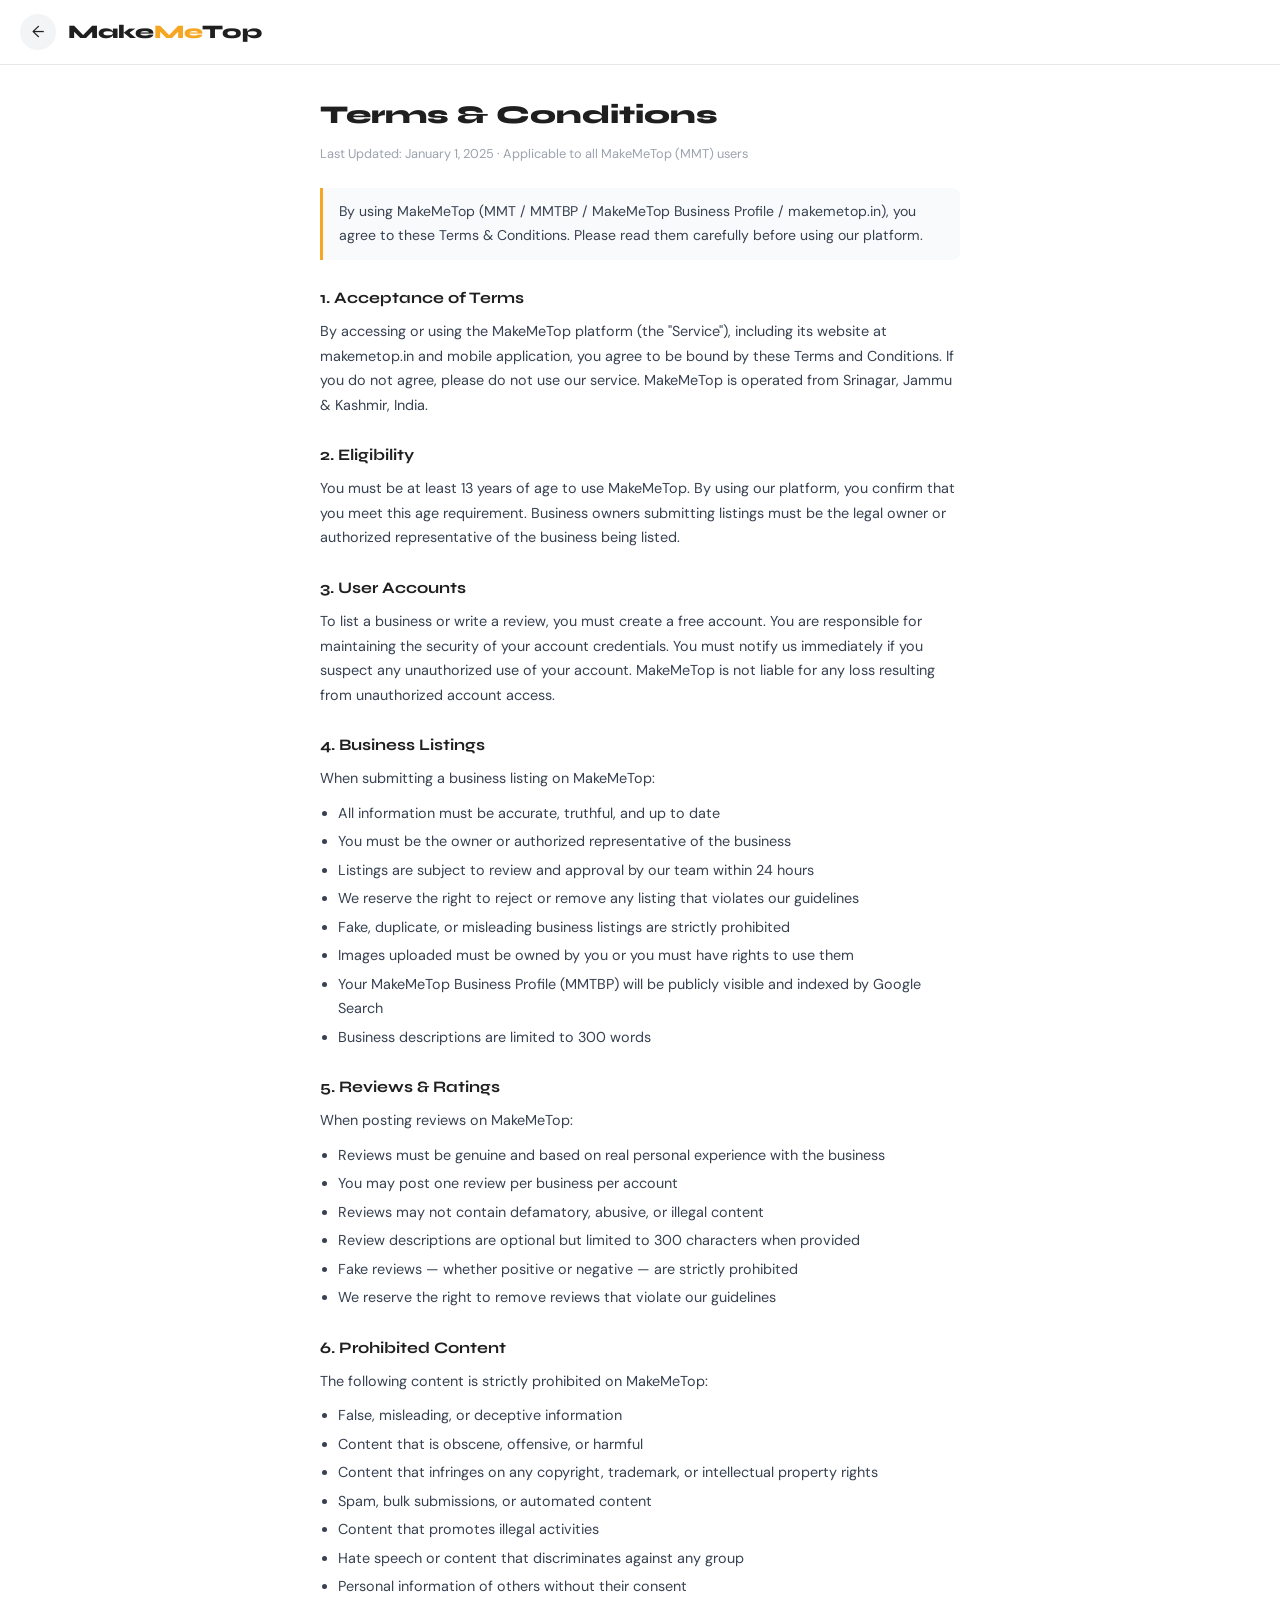
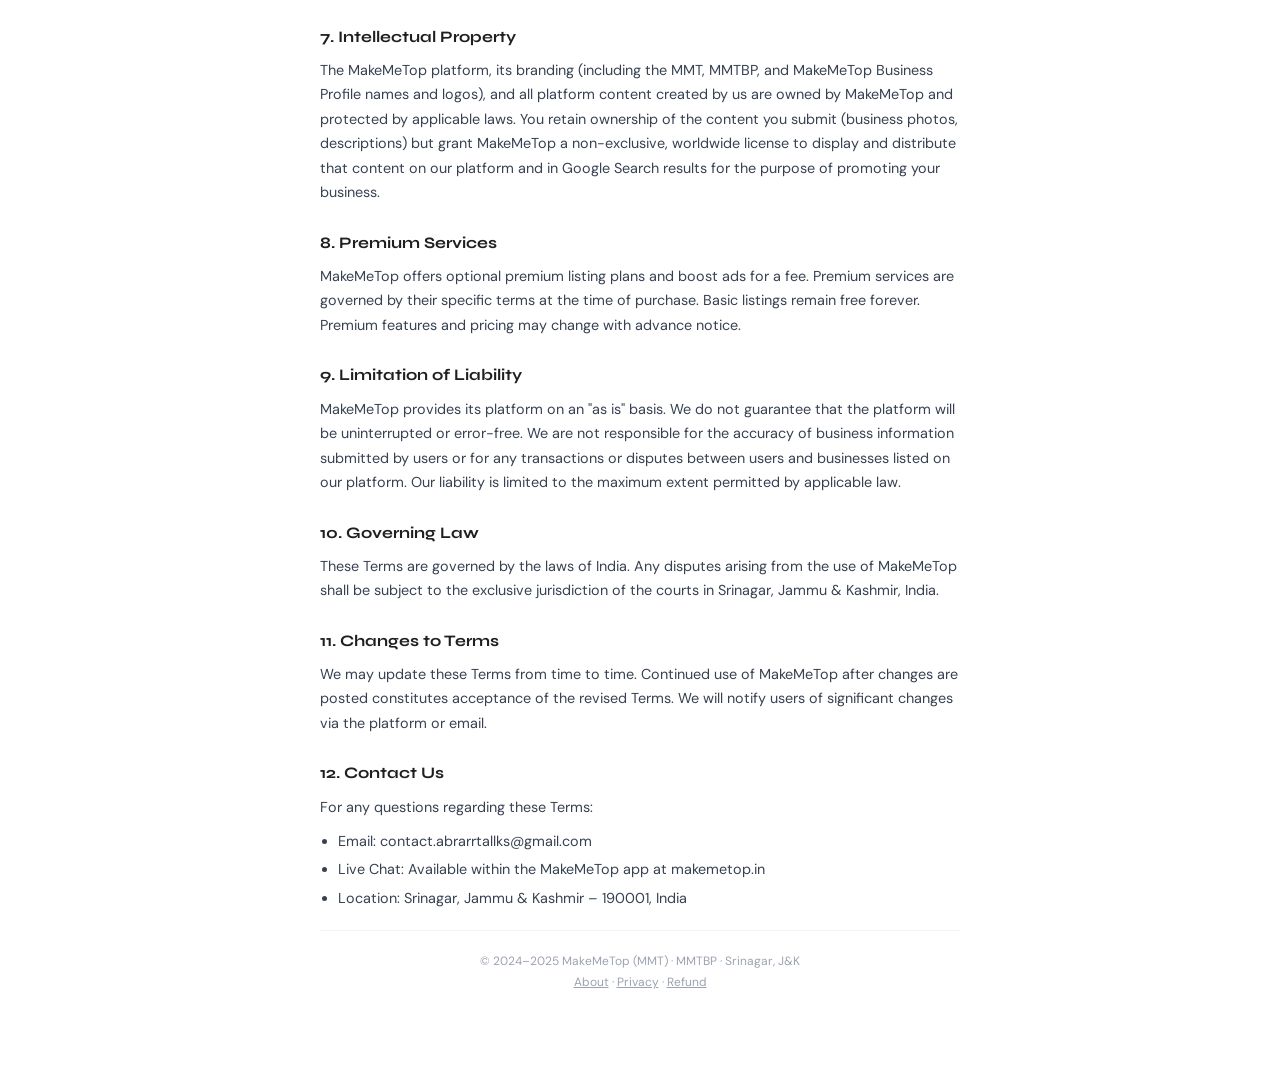
<file: terms.html>
<!DOCTYPE html>
<html lang="en-IN">
<head>
<meta charset="UTF-8"/>
<meta name="viewport" content="width=device-width, initial-scale=1.0"/>
<meta name="theme-color" content="#1F1F1F"/>
<title>Terms &amp; Conditions – MakeMeTop (MMT) | J&K Business Directory</title>
<meta name="description" content="Terms and Conditions of MakeMeTop (MMT), Srinagar's #1 business listing platform in Jammu & Kashmir. Read the rules and guidelines for using MakeMeTop."/>
<meta name="keywords" content="MakeMeTop terms, MMT terms and conditions, MMTBP terms, makemetop.in terms of service, J&K business directory terms"/>
<meta name="robots" content="index, follow"/>
<link rel="canonical" href="https://makemetop.in/terms.html"/>
<meta property="og:title" content="Terms & Conditions – MakeMeTop (MMT)"/>
<meta property="og:url" content="https://makemetop.in/terms.html"/>
<meta property="og:image" content="https://makemetop.in/icon-512.png"/>
<meta name="geo.region" content="IN-JK"/>
<meta name="geo.placename" content="Srinagar, Jammu and Kashmir"/>
<link rel="icon" type="image/png" sizes="192x192" href="icon-192.png"/>
<link rel="shortcut icon" href="icon-192.png"/>
<link rel="manifest" href="manifest.json"/>
<link rel="preconnect" href="https://fonts.googleapis.com"/>
<link rel="preconnect" href="https://fonts.gstatic.com" crossorigin/>
<link href="https://fonts.googleapis.com/css2?family=Syne:wght@400;600;700;800&family=DM+Sans:wght@300;400;500;600&display=swap" rel="stylesheet"/>
<style>
*,*::before,*::after{box-sizing:border-box;margin:0;padding:0}
:root{--primary:#1F1F1F;--accent:#F5A623;--bg:#fff;--gray50:#F9FAFB;--gray100:#F3F4F6;--gray200:#E5E7EB;--gray400:#9CA3AF;--gray500:#6B7280;--gray700:#374151;--font-display:'Syne',sans-serif;--font-body:'DM Sans',sans-serif}
body{font-family:var(--font-body);background:var(--bg);color:var(--primary);min-height:100vh;line-height:1.7}
.header{background:rgba(255,255,255,.97);backdrop-filter:blur(12px);border-bottom:1px solid var(--gray200);padding:14px 20px;display:flex;align-items:center;gap:12px;position:sticky;top:0;z-index:100}
.header a.back{display:flex;align-items:center;justify-content:center;width:36px;height:36px;border-radius:50%;background:var(--gray100);text-decoration:none;color:var(--primary);font-size:1rem}
.logo{font-family:var(--font-display);font-weight:800;font-size:1.2rem;color:var(--primary);text-decoration:none}
.logo span{color:var(--accent)}
.container{max-width:680px;margin:0 auto;padding:28px 20px 60px}
.page-title{font-family:var(--font-display);font-size:1.6rem;font-weight:800;margin-bottom:6px}
.updated{font-size:.8rem;color:var(--gray400);margin-bottom:24px}
h2{font-family:var(--font-display);font-size:1rem;font-weight:700;margin:24px 0 8px;color:var(--primary)}
p{font-size:.9rem;color:var(--gray700);margin-bottom:10px}
ul{padding-left:18px;margin-bottom:10px}
ul li{font-size:.9rem;color:var(--gray700);margin-bottom:4px}
.highlight{background:var(--gray50);border-left:3px solid var(--accent);padding:12px 16px;border-radius:0 8px 8px 0;margin:14px 0;font-size:.88rem;color:var(--gray700)}
.footer{text-align:center;padding:20px;font-size:.75rem;color:var(--gray400);border-top:1px solid var(--gray100);margin-top:20px}
hr{border:none;border-top:1px solid var(--gray100);margin:16px 0}
</style>
</head>
<body>
<header class="header">
  <a href="/" class="back" aria-label="Back">←</a>
  <a href="/" class="logo">Make<span>Me</span>Top</a>
</header>

<div class="container">
  <h1 class="page-title">Terms &amp; Conditions</h1>
  <p class="updated">Last Updated: January 1, 2025 · Applicable to all MakeMeTop (MMT) users</p>

  <div class="highlight">
    By using MakeMeTop (MMT / MMTBP / MakeMeTop Business Profile / makemetop.in), you agree to these Terms &amp; Conditions. Please read them carefully before using our platform.
  </div>

  <h2>1. Acceptance of Terms</h2>
  <p>By accessing or using the MakeMeTop platform (the "Service"), including its website at makemetop.in and mobile application, you agree to be bound by these Terms and Conditions. If you do not agree, please do not use our service. MakeMeTop is operated from Srinagar, Jammu &amp; Kashmir, India.</p>

  <h2>2. Eligibility</h2>
  <p>You must be at least 13 years of age to use MakeMeTop. By using our platform, you confirm that you meet this age requirement. Business owners submitting listings must be the legal owner or authorized representative of the business being listed.</p>

  <h2>3. User Accounts</h2>
  <p>To list a business or write a review, you must create a free account. You are responsible for maintaining the security of your account credentials. You must notify us immediately if you suspect any unauthorized use of your account. MakeMeTop is not liable for any loss resulting from unauthorized account access.</p>

  <h2>4. Business Listings</h2>
  <p>When submitting a business listing on MakeMeTop:</p>
  <ul>
    <li>All information must be accurate, truthful, and up to date</li>
    <li>You must be the owner or authorized representative of the business</li>
    <li>Listings are subject to review and approval by our team within 24 hours</li>
    <li>We reserve the right to reject or remove any listing that violates our guidelines</li>
    <li>Fake, duplicate, or misleading business listings are strictly prohibited</li>
    <li>Images uploaded must be owned by you or you must have rights to use them</li>
    <li>Your MakeMeTop Business Profile (MMTBP) will be publicly visible and indexed by Google Search</li>
    <li>Business descriptions are limited to 300 words</li>
  </ul>

  <h2>5. Reviews &amp; Ratings</h2>
  <p>When posting reviews on MakeMeTop:</p>
  <ul>
    <li>Reviews must be genuine and based on real personal experience with the business</li>
    <li>You may post one review per business per account</li>
    <li>Reviews may not contain defamatory, abusive, or illegal content</li>
    <li>Review descriptions are optional but limited to 300 characters when provided</li>
    <li>Fake reviews — whether positive or negative — are strictly prohibited</li>
    <li>We reserve the right to remove reviews that violate our guidelines</li>
  </ul>

  <h2>6. Prohibited Content</h2>
  <p>The following content is strictly prohibited on MakeMeTop:</p>
  <ul>
    <li>False, misleading, or deceptive information</li>
    <li>Content that is obscene, offensive, or harmful</li>
    <li>Content that infringes on any copyright, trademark, or intellectual property rights</li>
    <li>Spam, bulk submissions, or automated content</li>
    <li>Content that promotes illegal activities</li>
    <li>Hate speech or content that discriminates against any group</li>
    <li>Personal information of others without their consent</li>
  </ul>

  <h2>7. Intellectual Property</h2>
  <p>The MakeMeTop platform, its branding (including the MMT, MMTBP, and MakeMeTop Business Profile names and logos), and all platform content created by us are owned by MakeMeTop and protected by applicable laws. You retain ownership of the content you submit (business photos, descriptions) but grant MakeMeTop a non-exclusive, worldwide license to display and distribute that content on our platform and in Google Search results for the purpose of promoting your business.</p>

  <h2>8. Premium Services</h2>
  <p>MakeMeTop offers optional premium listing plans and boost ads for a fee. Premium services are governed by their specific terms at the time of purchase. Basic listings remain free forever. Premium features and pricing may change with advance notice.</p>

  <h2>9. Limitation of Liability</h2>
  <p>MakeMeTop provides its platform on an "as is" basis. We do not guarantee that the platform will be uninterrupted or error-free. We are not responsible for the accuracy of business information submitted by users or for any transactions or disputes between users and businesses listed on our platform. Our liability is limited to the maximum extent permitted by applicable law.</p>

  <h2>10. Governing Law</h2>
  <p>These Terms are governed by the laws of India. Any disputes arising from the use of MakeMeTop shall be subject to the exclusive jurisdiction of the courts in Srinagar, Jammu &amp; Kashmir, India.</p>

  <h2>11. Changes to Terms</h2>
  <p>We may update these Terms from time to time. Continued use of MakeMeTop after changes are posted constitutes acceptance of the revised Terms. We will notify users of significant changes via the platform or email.</p>

  <h2>12. Contact Us</h2>
  <p>For any questions regarding these Terms:</p>
  <ul>
    <li>Email: contact.abrarrtallks@gmail.com</li>
    <li>Live Chat: Available within the MakeMeTop app at makemetop.in</li>
    <li>Location: Srinagar, Jammu &amp; Kashmir – 190001, India</li>
  </ul>

  <div class="footer">
    © 2024–2025 MakeMeTop (MMT) · MMTBP · Srinagar, J&amp;K<br/>
    <a href="/about.html" style="color:var(--gray400)">About</a> ·
    <a href="/privacy-policy.html" style="color:var(--gray400)">Privacy</a> ·
    <a href="/refund.html" style="color:var(--gray400)">Refund</a>
  </div>
</div>
</body>
</html>
</file>
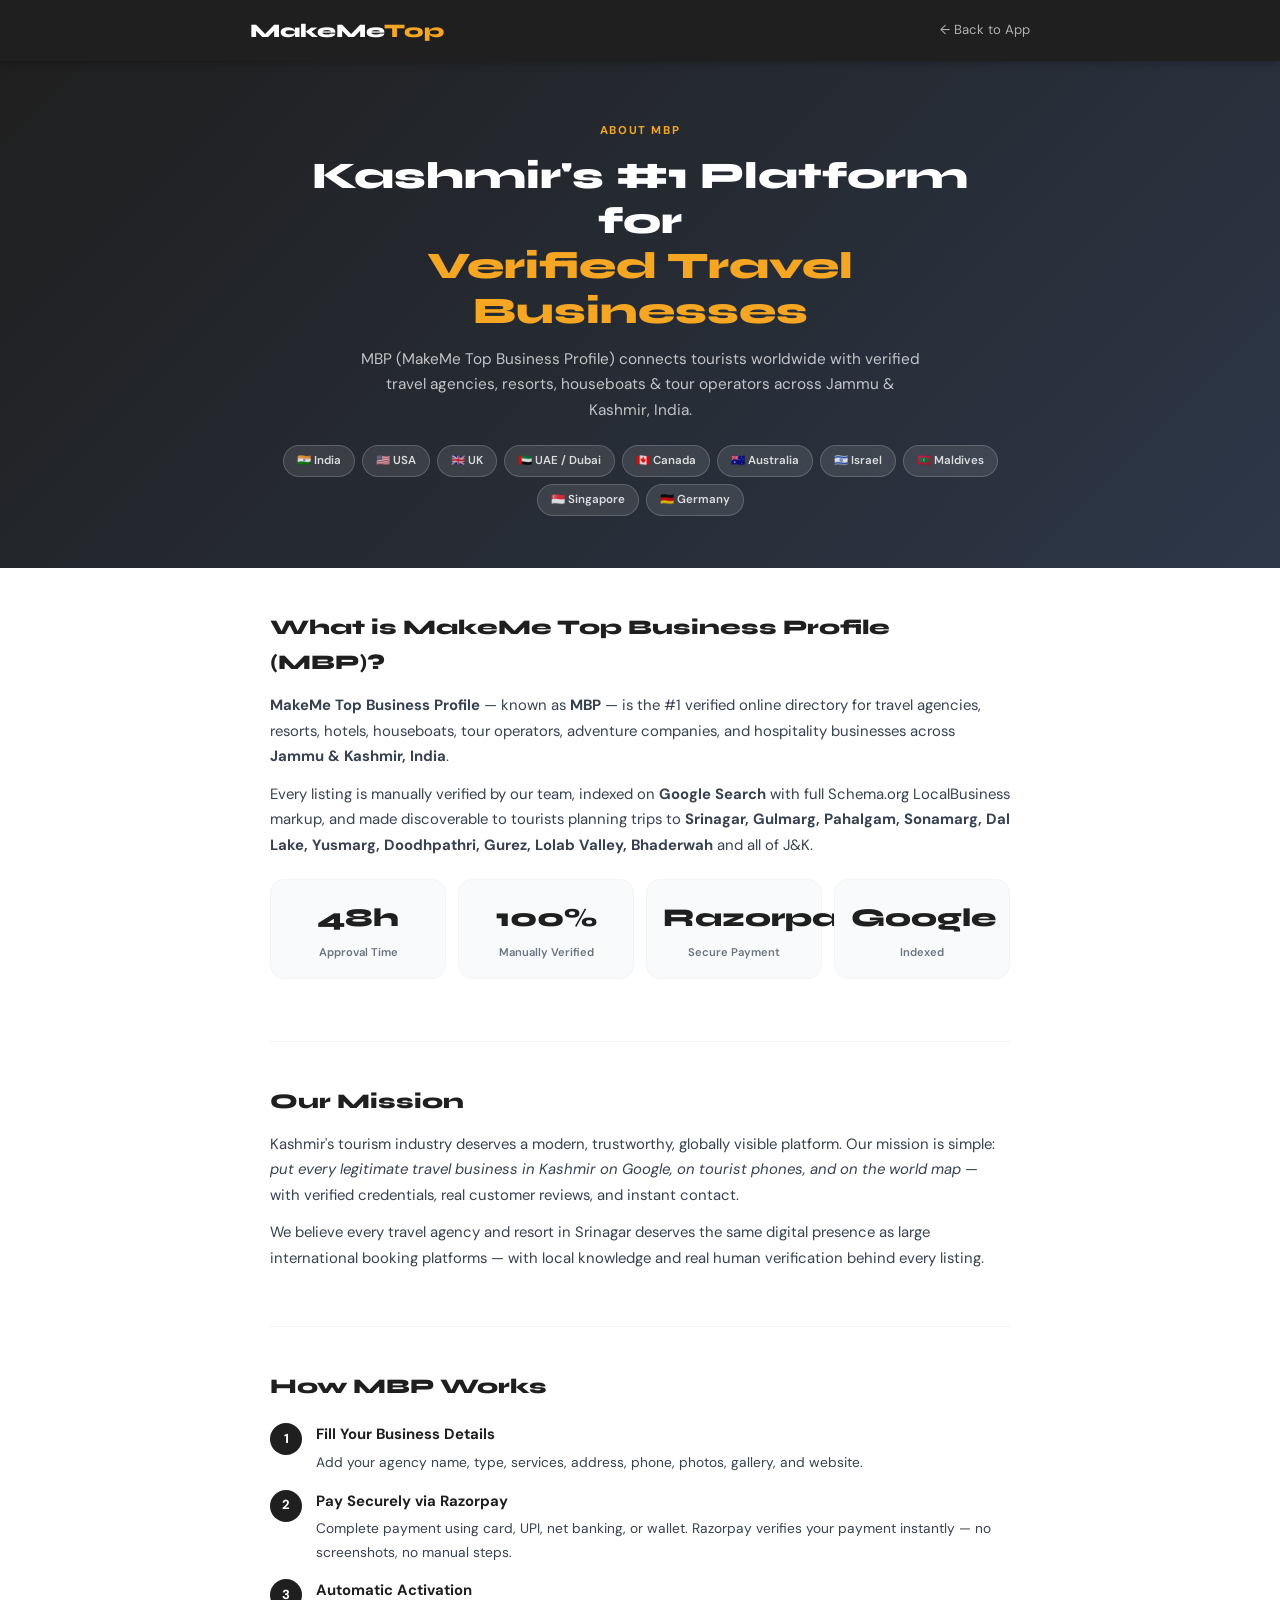
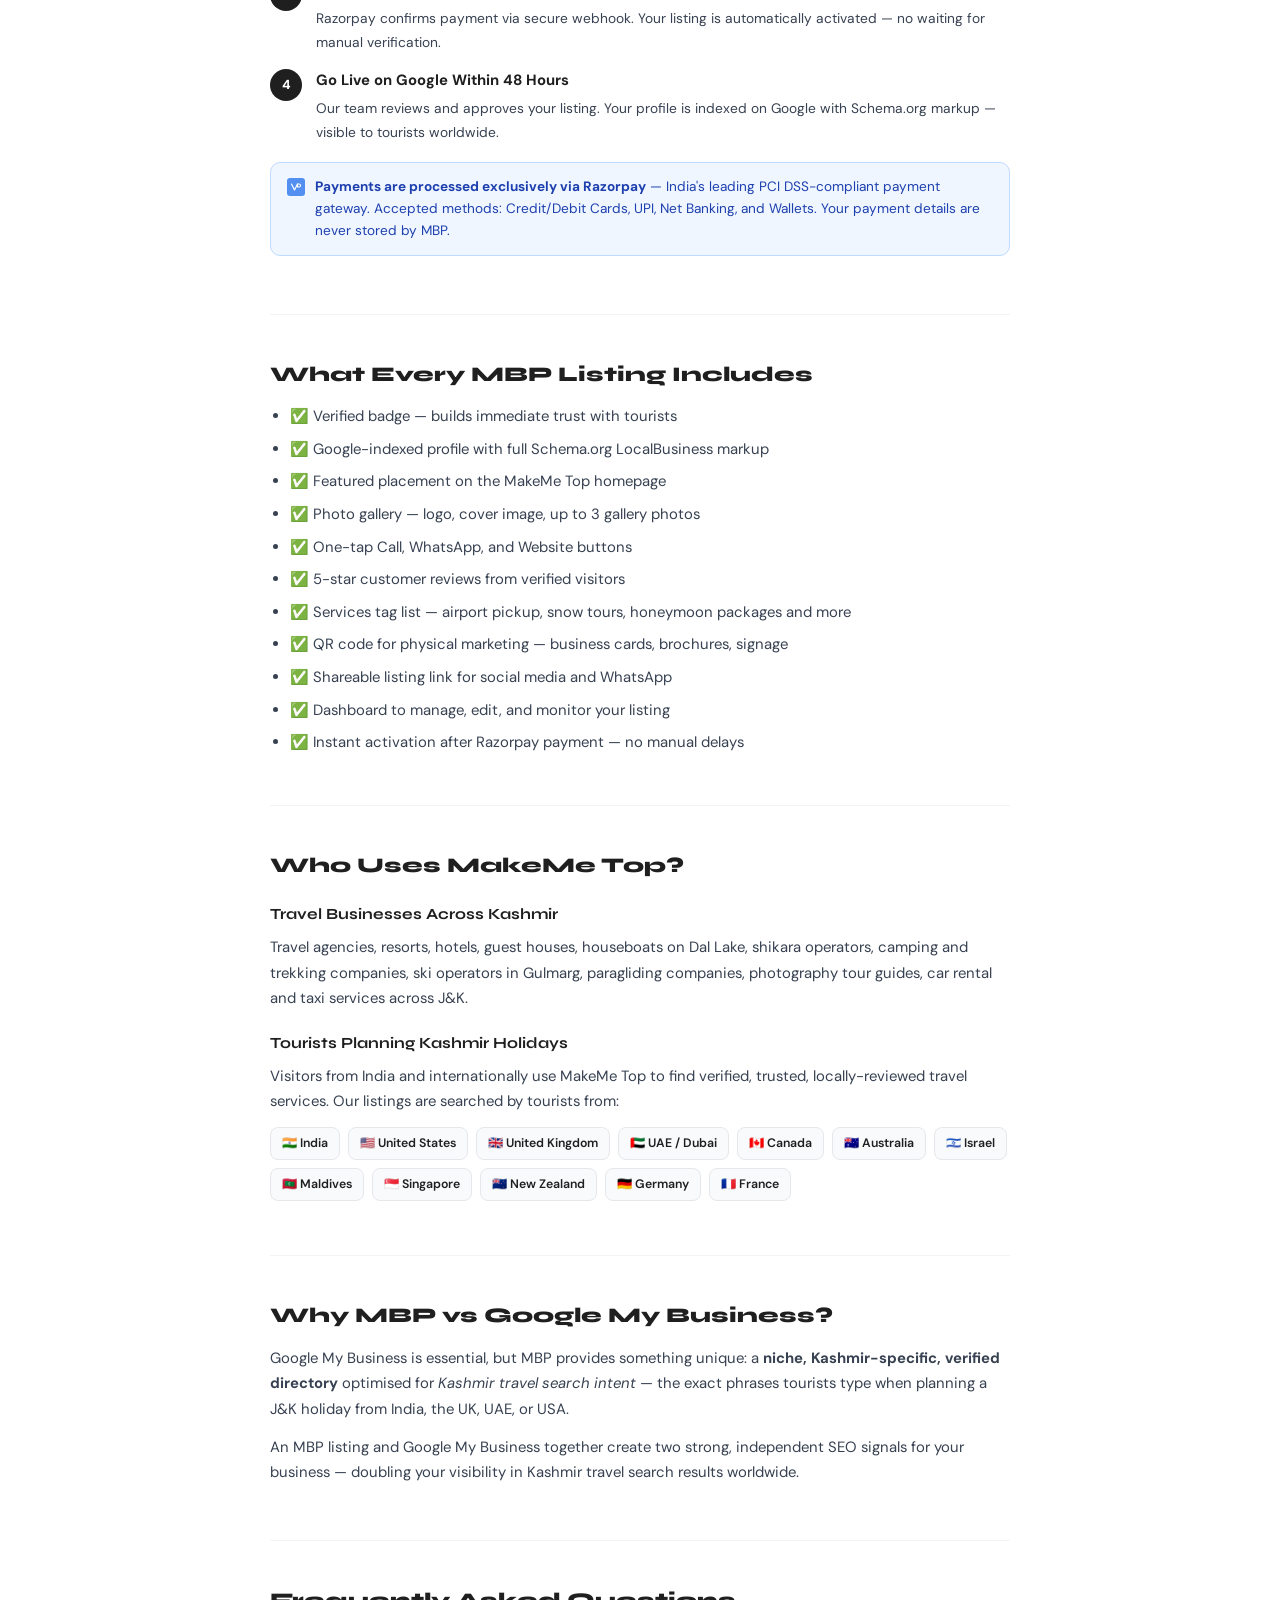
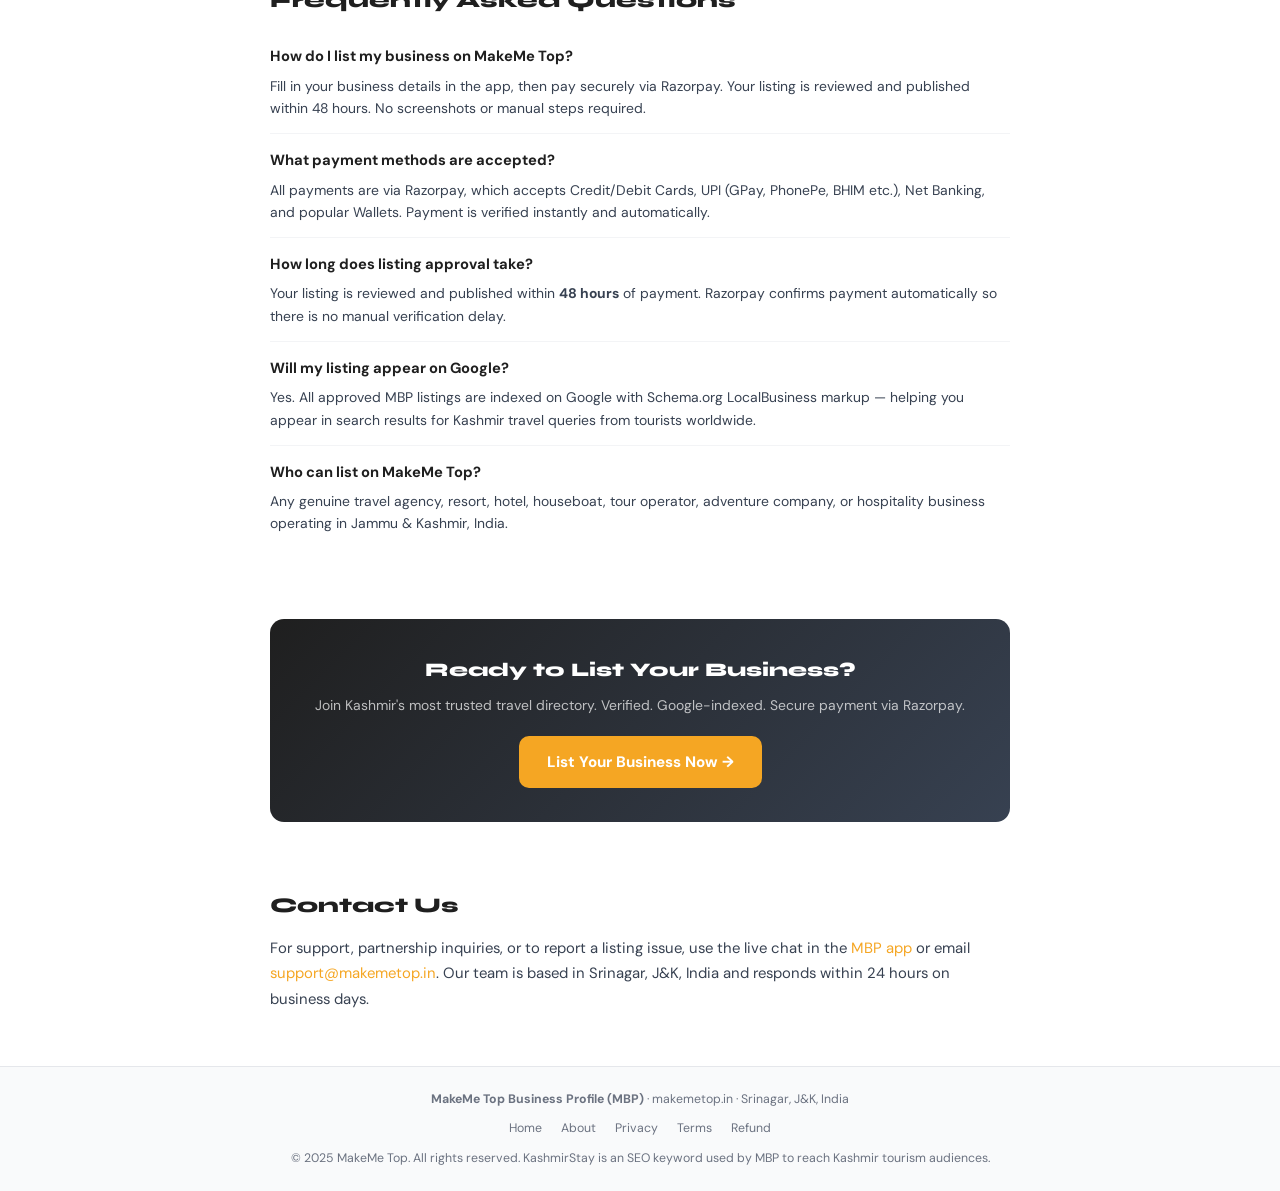
<file: docs/about.html>
<!DOCTYPE html>
<html lang="en">
<head>
<meta charset="UTF-8"/>
<meta name="viewport" content="width=device-width, initial-scale=1.0"/>
<meta name="theme-color" content="#1F1F1F"/>
<title>About MBP – MakeMe Top Business Profile | Kashmir's #1 Verified Travel Directory</title>
<meta name="description" content="MBP (MakeMe Top Business Profile) is Kashmir's #1 verified directory for travel agencies, resorts, houseboats &amp; tour operators. List your business securely via Razorpay. Trusted by tourists from India, USA, UK, UAE, Canada, Australia &amp; worldwide."/>
<meta name="keywords" content="MakeMe Top Business Profile, MBP Kashmir, Kashmir travel agency directory, Srinagar resort listing, verified tour operators Kashmir, J&K business listing, Kashmir tourism platform, makemetop.in, Kashmir travel directory, Dal Lake houseboat listing, Gulmarg ski resort directory, Pahalgam tour operator, Kashmir holiday packages, travel agency Srinagar, Kashmir tourism 2025, J&K tourism directory, book Kashmir resorts, Kashmir travel guide, KashmirStay travel directory, Kashmir travel USA UK UAE Canada Australia India"/>
<meta name="author" content="MakeMe Top Business Profile"/>
<meta name="robots" content="index, follow, max-snippet:-1, max-image-preview:large, max-video-preview:-1"/>
<link rel="canonical" href="https://makemetop.in/about.html"/>
<meta name="geo.region" content="IN-JK"/>
<meta name="geo.placename" content="Srinagar, Jammu and Kashmir, India"/>
<meta name="geo.position" content="34.0837;74.7973"/>
<meta name="ICBM" content="34.0837, 74.7973"/>
<meta property="og:type" content="website"/>
<meta property="og:url" content="https://makemetop.in/about.html"/>
<meta property="og:title" content="About MBP – MakeMe Top Business Profile | Kashmir's #1 Travel Directory"/>
<meta property="og:description" content="Kashmir's #1 verified travel directory. List your agency or resort via Razorpay. Google-indexed. Trusted by tourists from 12+ countries."/>
<meta property="og:image" content="https://makemetop.in/icon-512.png"/>
<meta property="og:site_name" content="MakeMe Top – MBP"/>
<meta property="og:locale" content="en_IN"/>
<meta name="twitter:card" content="summary_large_image"/>
<meta name="twitter:title" content="About MBP – MakeMe Top | Kashmir's #1 Verified Travel Directory"/>
<meta name="twitter:description" content="Kashmir's #1 verified travel directory. List your agency or resort via Razorpay. Google-indexed. 12+ countries of tourists."/>
<meta name="twitter:image" content="https://makemetop.in/icon-512.png"/>
<script type="application/ld+json">{
  "@context":"https://schema.org",
  "@type":"Organization",
  "name":"MakeMe Top Business Profile",
  "alternateName":["MBP","MakeMeTop","makemetop.in","KashmirStay"],
  "url":"https://makemetop.in",
  "logo":{"@type":"ImageObject","url":"https://makemetop.in/icon-512.png","width":512,"height":512},
  "description":"MBP (MakeMe Top Business Profile) is Kashmir's #1 verified directory for travel agencies, resorts, houseboats and tour operators. Businesses list via Razorpay and are Google-indexed within 48 hours.",
  "foundingLocation":{"@type":"Place","name":"Srinagar, Jammu & Kashmir, India"},
  "areaServed":["IN","US","GB","AE","CA","AU","NZ","IL","MV","SG","DE","FR"],
  "contactPoint":{"@type":"ContactPoint","contactType":"customer support","email":"support@makemetop.in"},
  "sameAs":["https://makemetop.in"]
}</script>
<script type="application/ld+json">{
  "@context":"https://schema.org",
  "@type":"FAQPage",
  "mainEntity":[
    {"@type":"Question","name":"How do I list my business on MakeMe Top?","acceptedAnswer":{"@type":"Answer","text":"Fill in your business details, pay securely via Razorpay, and your listing will be reviewed and published within 48 hours. No screenshots or manual uploads needed."}},
    {"@type":"Question","name":"How long does it take to get listed on MakeMe Top?","acceptedAnswer":{"@type":"Answer","text":"Your listing is reviewed and published within 48 hours of payment. Razorpay automatically verifies payment so approval is fast."}},
    {"@type":"Question","name":"Will my business appear on Google?","acceptedAnswer":{"@type":"Answer","text":"Yes. All approved MBP listings are indexed on Google with full Schema.org LocalBusiness markup, helping you appear in search results for Kashmir travel queries from tourists worldwide."}},
    {"@type":"Question","name":"What is MBP?","acceptedAnswer":{"@type":"Answer","text":"MBP stands for MakeMe Top Business Profile. It is Kashmir's #1 verified online directory for travel agencies, resorts, houseboats, and tour operators in Jammu & Kashmir, India."}},
    {"@type":"Question","name":"Who can list on MakeMe Top?","acceptedAnswer":{"@type":"Answer","text":"Any legitimate travel agency, resort, hotel, houseboat, tour operator, adventure company, or hospitality business in Jammu & Kashmir, India can list on MBP."}}
  ]
}</script>
<link rel="icon" href="icon-192.png"/>
<link rel="preconnect" href="https://fonts.googleapis.com"/>
<link href="https://fonts.googleapis.com/css2?family=Syne:wght@700;800&family=DM+Sans:wght@400;500;600&display=swap" rel="stylesheet"/>
<style>
*,*::before,*::after{box-sizing:border-box;margin:0;padding:0}
:root{
  --primary:#1F1F1F;--accent:#F5A623;--bg:#fff;
  --gray50:#F9FAFB;--gray100:#F3F4F6;--gray200:#E5E7EB;
  --gray500:#6B7280;--gray700:#374151;--green:#16A34A;
  --font-display:'Syne',sans-serif;--font-body:'DM Sans',sans-serif;--radius:14px;
}
html{scroll-behavior:smooth}
body{font-family:var(--font-body);color:var(--primary);background:var(--bg);line-height:1.72}
a{color:var(--accent);text-decoration:none}a:hover{text-decoration:underline}
.container{max-width:780px;margin:0 auto;padding:0 20px}
/* NAV */
nav{background:var(--primary);padding:14px 20px;position:sticky;top:0;z-index:100;box-shadow:0 2px 8px rgba(0,0,0,.25)}
.nav-inner{max-width:780px;margin:0 auto;display:flex;align-items:center;justify-content:space-between}
.nav-logo{font-family:var(--font-display);font-weight:800;font-size:1.2rem;color:#fff}
.nav-logo span{color:var(--accent)}
.nav-back{color:rgba(255,255,255,.65);font-size:.82rem}
/* HERO */
.hero{background:linear-gradient(135deg,#1F1F1F 0%,#2D3748 100%);padding:60px 20px 52px;text-align:center}
.eyebrow{font-size:.71rem;font-weight:700;text-transform:uppercase;letter-spacing:.14em;color:var(--accent);margin-bottom:12px}
.hero h1{font-family:var(--font-display);font-size:clamp(1.5rem,5vw,2.35rem);font-weight:800;color:#fff;line-height:1.2;margin-bottom:14px}
.hero h1 span{color:var(--accent)}
.hero p{font-size:.96rem;color:rgba(255,255,255,.72);max-width:560px;margin:0 auto 22px;line-height:1.65}
.badges{display:flex;gap:7px;justify-content:center;flex-wrap:wrap}
.badge{background:rgba(255,255,255,.1);border:1px solid rgba(255,255,255,.18);border-radius:20px;padding:5px 13px;font-size:.72rem;font-weight:600;color:rgba(255,255,255,.82)}
/* SECTIONS */
.section{padding:42px 0}
.section+.section{border-top:1px solid var(--gray100)}
h2{font-family:var(--font-display);font-size:1.3rem;font-weight:800;margin-bottom:12px}
h3{font-family:var(--font-display);font-size:.97rem;font-weight:700;margin:18px 0 7px}
p{color:var(--gray700);margin-bottom:12px;font-size:.93rem}
ul,ol{padding-left:20px;color:var(--gray700);font-size:.93rem}
li{margin-bottom:7px}
/* STATS */
.stats{display:grid;grid-template-columns:repeat(auto-fit,minmax(120px,1fr));gap:12px;margin:20px 0}
.stat{background:var(--gray50);border-radius:var(--radius);padding:16px;text-align:center;border:1px solid var(--gray100)}
.stat-num{font-family:var(--font-display);font-size:1.6rem;font-weight:800}
.stat-lbl{font-size:.7rem;color:var(--gray500);font-weight:600;margin-top:3px}
/* STEPS */
.steps{display:flex;flex-direction:column;gap:14px;margin:18px 0}
.step{display:flex;gap:14px;align-items:flex-start}
.snum{width:32px;height:32px;border-radius:50%;background:var(--primary);color:#fff;display:flex;align-items:center;justify-content:center;font-weight:800;font-size:.82rem;flex-shrink:0;margin-top:1px}
.step-body b{display:block;font-size:.93rem;margin-bottom:3px}
.step-body p{margin-bottom:0;font-size:.86rem}
/* FLAGS */
.flags{display:flex;flex-wrap:wrap;gap:8px;margin:12px 0}
.flag{background:var(--gray50);border:1px solid var(--gray200);border-radius:8px;padding:5px 11px;font-size:.77rem;font-weight:600}
/* RAZORPAY NOTE */
.rzp-note{background:#EFF6FF;border:1px solid #BFDBFE;border-radius:10px;padding:13px 16px;margin:16px 0;font-size:.85rem;color:#1E40AF;line-height:1.6;display:flex;align-items:flex-start;gap:10px}
.rzp-note svg{flex-shrink:0;margin-top:2px}
/* FAQ */
.faq-list{margin:4px 0}
.faq-item{border-bottom:1px solid var(--gray100);padding:14px 0}
.faq-item:last-child{border-bottom:none}
.faq-q{font-weight:700;font-size:.92rem;margin-bottom:5px}
.faq-a{font-size:.87rem;color:var(--gray700);line-height:1.6}
/* CTA */
.cta{background:linear-gradient(135deg,#1F1F1F,#374151);border-radius:var(--radius);padding:34px 24px;text-align:center;color:#fff;margin:24px 0}
.cta h2{color:#fff;font-size:1.2rem;margin-bottom:8px}
.cta p{color:rgba(255,255,255,.7);font-size:.87rem;margin-bottom:18px}
.cta-btn{display:inline-block;background:var(--accent);color:#fff;padding:13px 28px;border-radius:10px;font-weight:800;font-size:.95rem;text-decoration:none!important}
.cta-btn:hover{background:#E09410}
/* FOOTER */
footer{background:var(--gray50);border-top:1px solid var(--gray200);padding:22px 20px;text-align:center;font-size:.77rem;color:var(--gray500)}
footer a{color:var(--gray500);margin:0 8px}footer a:hover{color:var(--primary)}
footer .fnav{margin:8px 0}
</style>
</head>
<body>

<nav>
  <div class="nav-inner">
    <div class="nav-logo">MakeMe<span>Top</span></div>
    <a class="nav-back" href="index.html">← Back to App</a>
  </div>
</nav>

<!-- HERO -->
<section class="hero">
  <div class="container">
    <div class="eyebrow">About MBP</div>
    <h1>Kashmir's #1 Platform for<br/><span>Verified Travel Businesses</span></h1>
    <p>MBP (MakeMe Top Business Profile) connects tourists worldwide with verified travel agencies, resorts, houseboats &amp; tour operators across Jammu &amp; Kashmir, India.</p>
    <div class="badges">
      <span class="badge">🇮🇳 India</span>
      <span class="badge">🇺🇸 USA</span>
      <span class="badge">🇬🇧 UK</span>
      <span class="badge">🇦🇪 UAE / Dubai</span>
      <span class="badge">🇨🇦 Canada</span>
      <span class="badge">🇦🇺 Australia</span>
      <span class="badge">🇮🇱 Israel</span>
      <span class="badge">🇲🇻 Maldives</span>
      <span class="badge">🇸🇬 Singapore</span>
      <span class="badge">🇩🇪 Germany</span>
    </div>
  </div>
</section>

<main>
<div class="container">

  <!-- WHAT IS MBP -->
  <section class="section">
    <h2>What is MakeMe Top Business Profile (MBP)?</h2>
    <p><strong>MakeMe Top Business Profile</strong> — known as <strong>MBP</strong> — is the #1 verified online directory for travel agencies, resorts, hotels, houseboats, tour operators, adventure companies, and hospitality businesses across <strong>Jammu &amp; Kashmir, India</strong>.</p>
    <p>Every listing is manually verified by our team, indexed on <strong>Google Search</strong> with full Schema.org LocalBusiness markup, and made discoverable to tourists planning trips to <strong>Srinagar, Gulmarg, Pahalgam, Sonamarg, Dal Lake, Yusmarg, Doodhpathri, Gurez, Lolab Valley, Bhaderwah</strong> and all of J&amp;K.</p>
    <div class="stats">
      <div class="stat"><div class="stat-num">48h</div><div class="stat-lbl">Approval Time</div></div>
      <div class="stat"><div class="stat-num">100%</div><div class="stat-lbl">Manually Verified</div></div>
      <div class="stat"><div class="stat-num">Razorpay</div><div class="stat-lbl">Secure Payment</div></div>
      <div class="stat"><div class="stat-num">Google</div><div class="stat-lbl">Indexed</div></div>
    </div>
  </section>

  <!-- MISSION -->
  <section class="section">
    <h2>Our Mission</h2>
    <p>Kashmir's tourism industry deserves a modern, trustworthy, globally visible platform. Our mission is simple: <em>put every legitimate travel business in Kashmir on Google, on tourist phones, and on the world map</em> — with verified credentials, real customer reviews, and instant contact.</p>
    <p>We believe every travel agency and resort in Srinagar deserves the same digital presence as large international booking platforms — with local knowledge and real human verification behind every listing.</p>
  </section>

  <!-- HOW IT WORKS -->
  <section class="section">
    <h2>How MBP Works</h2>
    <div class="steps">
      <div class="step">
        <div class="snum">1</div>
        <div class="step-body"><b>Fill Your Business Details</b><p>Add your agency name, type, services, address, phone, photos, gallery, and website.</p></div>
      </div>
      <div class="step">
        <div class="snum">2</div>
        <div class="step-body"><b>Pay Securely via Razorpay</b><p>Complete payment using card, UPI, net banking, or wallet. Razorpay verifies your payment instantly — no screenshots, no manual steps.</p></div>
      </div>
      <div class="step">
        <div class="snum">3</div>
        <div class="step-body"><b>Automatic Activation</b><p>Razorpay confirms payment via secure webhook. Your listing is automatically activated — no waiting for manual verification.</p></div>
      </div>
      <div class="step">
        <div class="snum">4</div>
        <div class="step-body"><b>Go Live on Google Within 48 Hours</b><p>Our team reviews and approves your listing. Your profile is indexed on Google with Schema.org markup — visible to tourists worldwide.</p></div>
      </div>
    </div>

    <div class="rzp-note">
      <svg width="18" height="18" viewBox="0 0 24 24" fill="none"><rect width="24" height="24" rx="4" fill="#528FF0"/><path d="M6 8l4 8 4-8" stroke="#fff" stroke-width="1.5" stroke-linecap="round" stroke-linejoin="round"/><path d="M14 8h2a2 2 0 0 1 0 4h-2V8z" stroke="#fff" stroke-width="1.5" stroke-linecap="round" stroke-linejoin="round"/></svg>
      <span><strong>Payments are processed exclusively via Razorpay</strong> — India's leading PCI DSS-compliant payment gateway. Accepted methods: Credit/Debit Cards, UPI, Net Banking, and Wallets. Your payment details are never stored by MBP.</span>
    </div>
  </section>

  <!-- WHAT'S INCLUDED -->
  <section class="section">
    <h2>What Every MBP Listing Includes</h2>
    <ul>
      <li>✅ Verified badge — builds immediate trust with tourists</li>
      <li>✅ Google-indexed profile with full Schema.org LocalBusiness markup</li>
      <li>✅ Featured placement on the MakeMe Top homepage</li>
      <li>✅ Photo gallery — logo, cover image, up to 3 gallery photos</li>
      <li>✅ One-tap Call, WhatsApp, and Website buttons</li>
      <li>✅ 5-star customer reviews from verified visitors</li>
      <li>✅ Services tag list — airport pickup, snow tours, honeymoon packages and more</li>
      <li>✅ QR code for physical marketing — business cards, brochures, signage</li>
      <li>✅ Shareable listing link for social media and WhatsApp</li>
      <li>✅ Dashboard to manage, edit, and monitor your listing</li>
      <li>✅ Instant activation after Razorpay payment — no manual delays</li>
    </ul>
  </section>

  <!-- WHO USES MBP -->
  <section class="section">
    <h2>Who Uses MakeMe Top?</h2>

    <h3>Travel Businesses Across Kashmir</h3>
    <p>Travel agencies, resorts, hotels, guest houses, houseboats on Dal Lake, shikara operators, camping and trekking companies, ski operators in Gulmarg, paragliding companies, photography tour guides, car rental and taxi services across J&amp;K.</p>

    <h3>Tourists Planning Kashmir Holidays</h3>
    <p>Visitors from India and internationally use MakeMe Top to find verified, trusted, locally-reviewed travel services. Our listings are searched by tourists from:</p>
    <div class="flags">
      <span class="flag">🇮🇳 India</span>
      <span class="flag">🇺🇸 United States</span>
      <span class="flag">🇬🇧 United Kingdom</span>
      <span class="flag">🇦🇪 UAE / Dubai</span>
      <span class="flag">🇨🇦 Canada</span>
      <span class="flag">🇦🇺 Australia</span>
      <span class="flag">🇮🇱 Israel</span>
      <span class="flag">🇲🇻 Maldives</span>
      <span class="flag">🇸🇬 Singapore</span>
      <span class="flag">🇳🇿 New Zealand</span>
      <span class="flag">🇩🇪 Germany</span>
      <span class="flag">🇫🇷 France</span>
    </div>
  </section>

  <!-- WHY MBP -->
  <section class="section">
    <h2>Why MBP vs Google My Business?</h2>
    <p>Google My Business is essential, but MBP provides something unique: a <strong>niche, Kashmir-specific, verified directory</strong> optimised for <em>Kashmir travel search intent</em> — the exact phrases tourists type when planning a J&amp;K holiday from India, the UK, UAE, or USA.</p>
    <p>An MBP listing and Google My Business together create two strong, independent SEO signals for your business — doubling your visibility in Kashmir travel search results worldwide.</p>
  </section>

  <!-- FAQ -->
  <section class="section">
    <h2>Frequently Asked Questions</h2>
    <div class="faq-list">
      <div class="faq-item">
        <div class="faq-q">How do I list my business on MakeMe Top?</div>
        <div class="faq-a">Fill in your business details in the app, then pay securely via Razorpay. Your listing is reviewed and published within 48 hours. No screenshots or manual steps required.</div>
      </div>
      <div class="faq-item">
        <div class="faq-q">What payment methods are accepted?</div>
        <div class="faq-a">All payments are via Razorpay, which accepts Credit/Debit Cards, UPI (GPay, PhonePe, BHIM etc.), Net Banking, and popular Wallets. Payment is verified instantly and automatically.</div>
      </div>
      <div class="faq-item">
        <div class="faq-q">How long does listing approval take?</div>
        <div class="faq-a">Your listing is reviewed and published within <strong>48 hours</strong> of payment. Razorpay confirms payment automatically so there is no manual verification delay.</div>
      </div>
      <div class="faq-item">
        <div class="faq-q">Will my listing appear on Google?</div>
        <div class="faq-a">Yes. All approved MBP listings are indexed on Google with Schema.org LocalBusiness markup — helping you appear in search results for Kashmir travel queries from tourists worldwide.</div>
      </div>
      <div class="faq-item">
        <div class="faq-q">Who can list on MakeMe Top?</div>
        <div class="faq-a">Any genuine travel agency, resort, hotel, houseboat, tour operator, adventure company, or hospitality business operating in Jammu &amp; Kashmir, India.</div>
      </div>
    </div>
  </section>

  <!-- CTA -->
  <div class="cta">
    <h2>Ready to List Your Business?</h2>
    <p>Join Kashmir's most trusted travel directory. Verified. Google-indexed. Secure payment via Razorpay.</p>
    <a class="cta-btn" href="index.html">List Your Business Now →</a>
  </div>

  <!-- CONTACT -->
  <section class="section">
    <h2>Contact Us</h2>
    <p>For support, partnership inquiries, or to report a listing issue, use the live chat in the <a href="index.html">MBP app</a> or email <a href="mailto:support@makemetop.in">support@makemetop.in</a>. Our team is based in Srinagar, J&amp;K, India and responds within 24 hours on business days.</p>
  </section>

</div>
</main>

<footer>
  <div><strong>MakeMe Top Business Profile (MBP)</strong> · makemetop.in · Srinagar, J&amp;K, India</div>
  <div class="fnav">
    <a href="index.html">Home</a>
    <a href="about.html">About</a>
    <a href="privacy.html">Privacy</a>
    <a href="terms.html">Terms</a>
    <a href="refund.html">Refund</a>
  </div>
  <div>© 2025 MakeMe Top. All rights reserved. KashmirStay is an SEO keyword used by MBP to reach Kashmir tourism audiences.</div>
</footer>

</body>
</html>
</file>
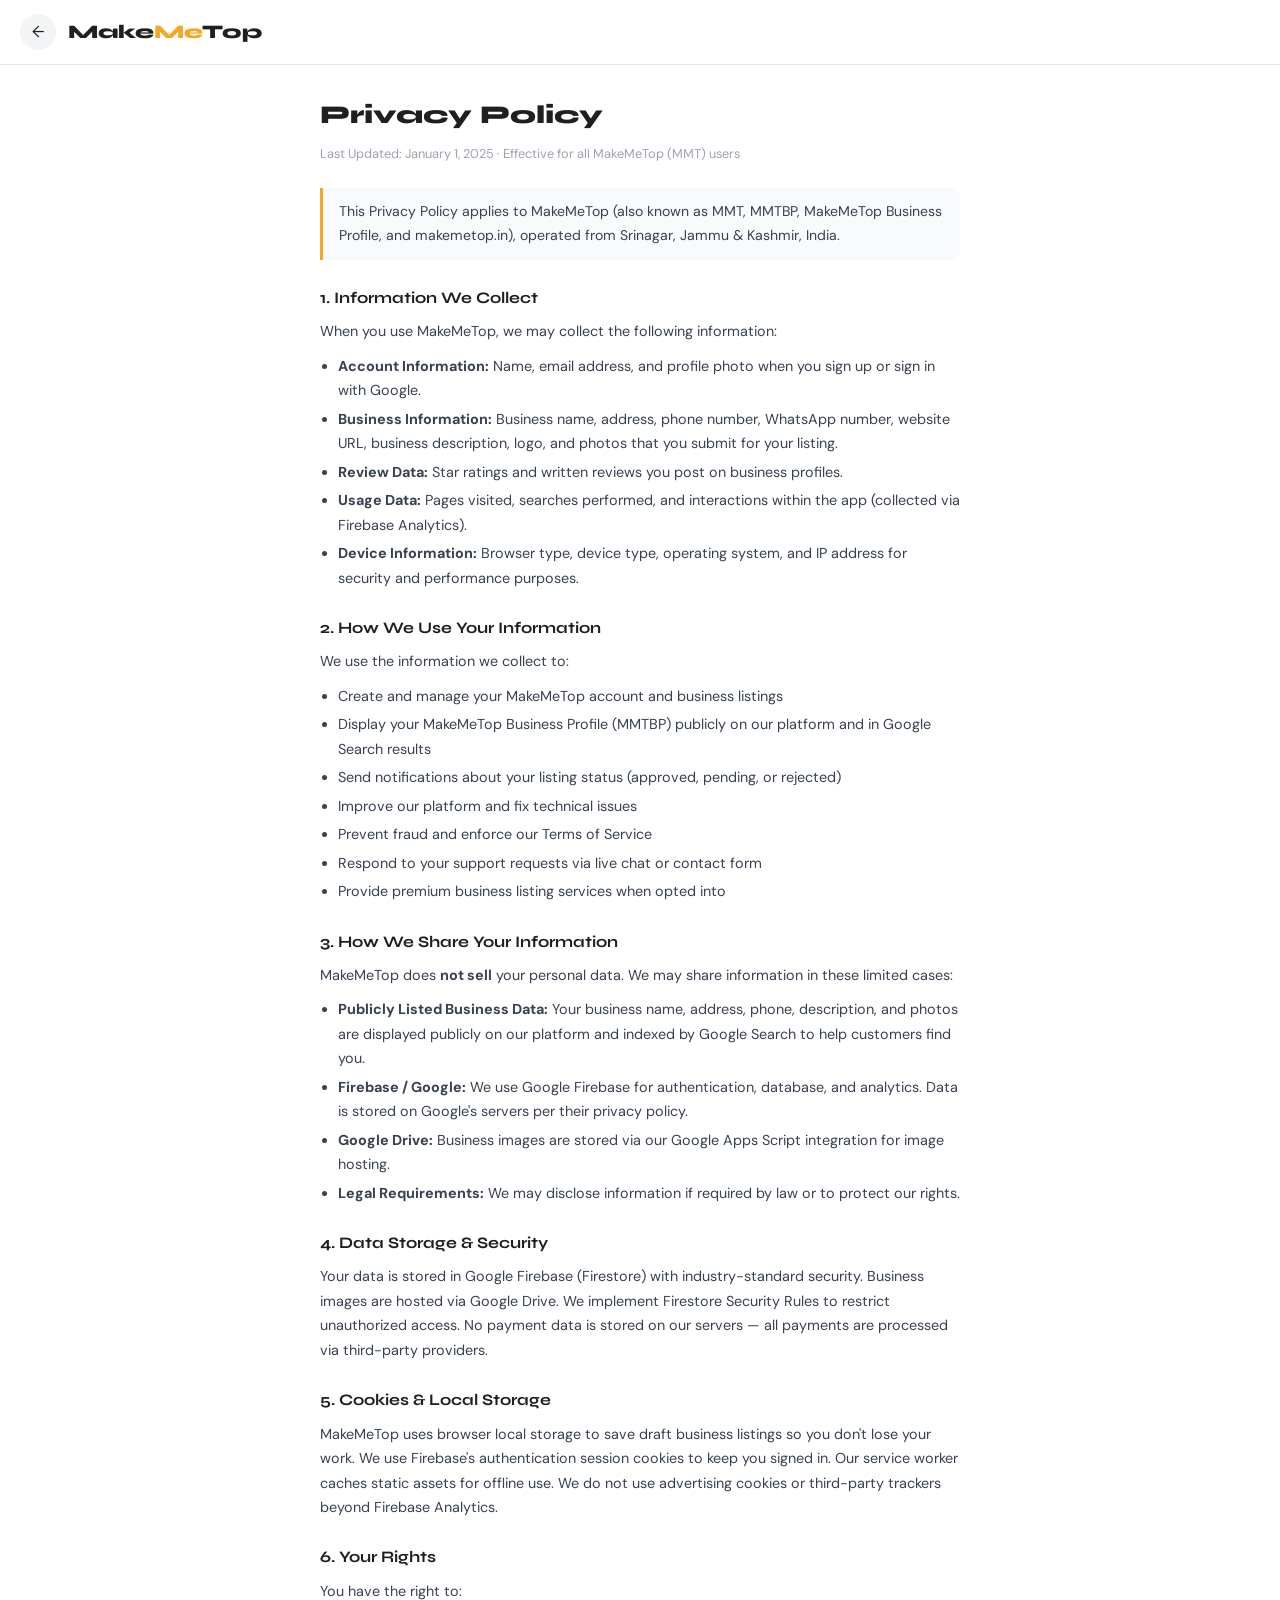
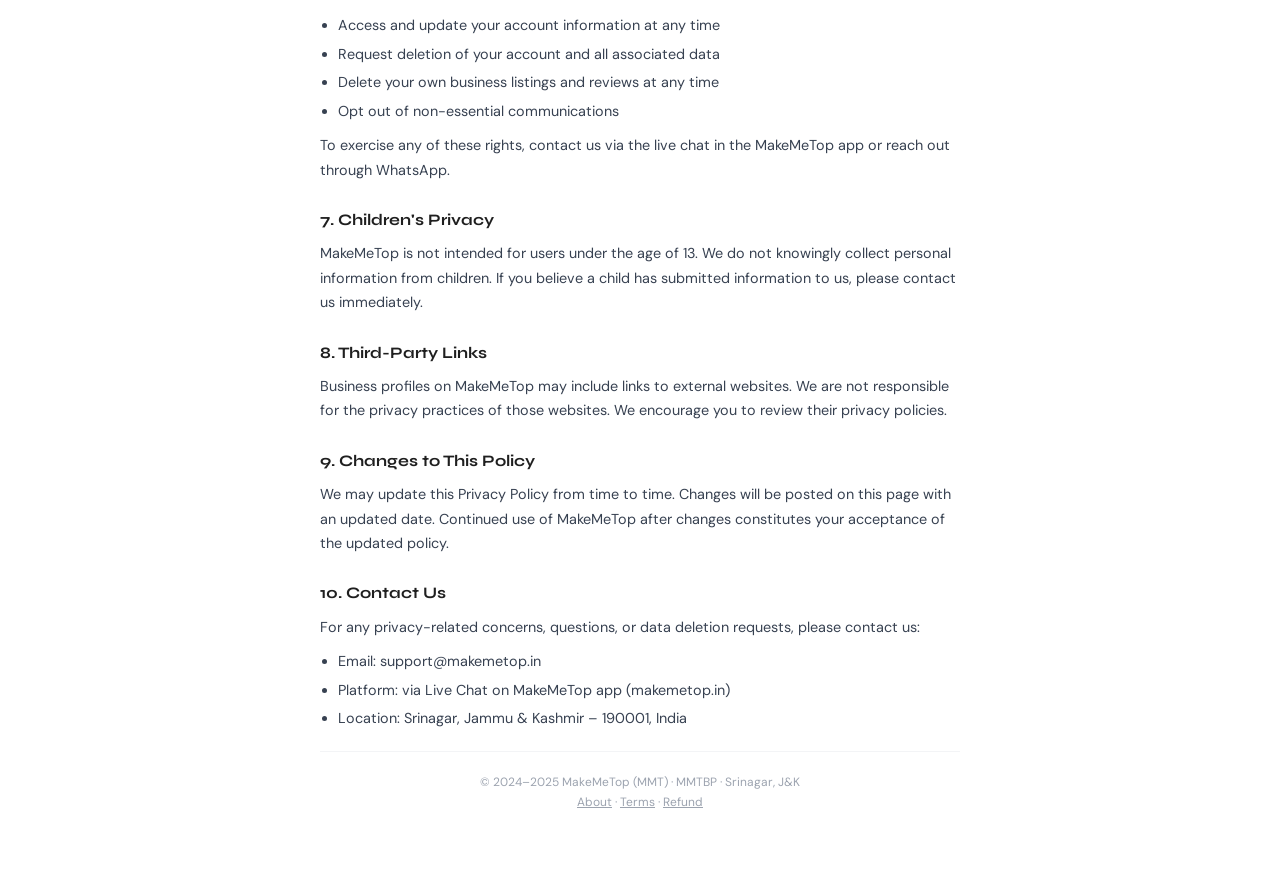
<file: docs/privacy-policy.html>
<!DOCTYPE html>
<html lang="en-IN">
<head>
<meta charset="UTF-8"/>
<meta name="viewport" content="width=device-width, initial-scale=1.0"/>
<meta name="theme-color" content="#1F1F1F"/>
<title>Privacy Policy – MakeMeTop (MMT) | J&K Business Directory</title>
<meta name="description" content="Privacy Policy of MakeMeTop (MMT), Srinagar's #1 business directory in Jammu & Kashmir. Learn how we collect, use, and protect your data."/>
<meta name="keywords" content="MakeMeTop privacy policy, MMT privacy, MMTBP data policy, makemetop.in privacy, J&K business directory privacy"/>
<meta name="robots" content="index, follow"/>
<link rel="canonical" href="https://makemetop.in/privacy-policy.html"/>
<meta property="og:title" content="Privacy Policy – MakeMeTop (MMT)"/>
<meta property="og:url" content="https://makemetop.in/privacy-policy.html"/>
<meta property="og:image" content="https://makemetop.in/icon-512.png"/>
<meta name="geo.region" content="IN-JK"/>
<meta name="geo.placename" content="Srinagar, Jammu and Kashmir"/>
<link rel="icon" type="image/png" sizes="192x192" href="icon-192.png"/>
<link rel="shortcut icon" href="icon-192.png"/>
<link rel="manifest" href="manifest.json"/>
<link rel="preconnect" href="https://fonts.googleapis.com"/>
<link rel="preconnect" href="https://fonts.gstatic.com" crossorigin/>
<link href="https://fonts.googleapis.com/css2?family=Syne:wght@400;600;700;800&family=DM+Sans:wght@300;400;500;600&display=swap" rel="stylesheet"/>
<style>
*,*::before,*::after{box-sizing:border-box;margin:0;padding:0}
:root{--primary:#1F1F1F;--accent:#F5A623;--bg:#fff;--gray50:#F9FAFB;--gray100:#F3F4F6;--gray200:#E5E7EB;--gray400:#9CA3AF;--gray500:#6B7280;--gray700:#374151;--radius:14px;--font-display:'Syne',sans-serif;--font-body:'DM Sans',sans-serif}
body{font-family:var(--font-body);background:var(--bg);color:var(--primary);min-height:100vh;line-height:1.7}
.header{background:rgba(255,255,255,.97);backdrop-filter:blur(12px);border-bottom:1px solid var(--gray200);padding:14px 20px;display:flex;align-items:center;gap:12px;position:sticky;top:0;z-index:100}
.header a.back{display:flex;align-items:center;justify-content:center;width:36px;height:36px;border-radius:50%;background:var(--gray100);text-decoration:none;color:var(--primary);font-size:1rem}
.logo{font-family:var(--font-display);font-weight:800;font-size:1.2rem;color:var(--primary);text-decoration:none}
.logo span{color:var(--accent)}
.container{max-width:680px;margin:0 auto;padding:28px 20px 60px}
.page-title{font-family:var(--font-display);font-size:1.6rem;font-weight:800;margin-bottom:6px}
.updated{font-size:.8rem;color:var(--gray400);margin-bottom:24px}
h2{font-family:var(--font-display);font-size:1rem;font-weight:700;margin:24px 0 8px;color:var(--primary)}
p{font-size:.9rem;color:var(--gray700);margin-bottom:10px}
ul{padding-left:18px;margin-bottom:10px}
ul li{font-size:.9rem;color:var(--gray700);margin-bottom:4px}
.highlight{background:var(--gray50);border-left:3px solid var(--accent);padding:12px 16px;border-radius:0 8px 8px 0;margin:14px 0;font-size:.88rem;color:var(--gray700)}
.footer{text-align:center;padding:20px;font-size:.75rem;color:var(--gray400);border-top:1px solid var(--gray100);margin-top:20px}
hr{border:none;border-top:1px solid var(--gray100);margin:16px 0}
</style>
</head>
<body>
<header class="header">
  <a href="/" class="back" aria-label="Back">←</a>
  <a href="/" class="logo">Make<span>Me</span>Top</a>
</header>

<div class="container">
  <h1 class="page-title">Privacy Policy</h1>
  <p class="updated">Last Updated: January 1, 2025 · Effective for all MakeMeTop (MMT) users</p>

  <div class="highlight">
    This Privacy Policy applies to MakeMeTop (also known as MMT, MMTBP, MakeMeTop Business Profile, and makemetop.in), operated from Srinagar, Jammu &amp; Kashmir, India.
  </div>

  <h2>1. Information We Collect</h2>
  <p>When you use MakeMeTop, we may collect the following information:</p>
  <ul>
    <li><strong>Account Information:</strong> Name, email address, and profile photo when you sign up or sign in with Google.</li>
    <li><strong>Business Information:</strong> Business name, address, phone number, WhatsApp number, website URL, business description, logo, and photos that you submit for your listing.</li>
    <li><strong>Review Data:</strong> Star ratings and written reviews you post on business profiles.</li>
    <li><strong>Usage Data:</strong> Pages visited, searches performed, and interactions within the app (collected via Firebase Analytics).</li>
    <li><strong>Device Information:</strong> Browser type, device type, operating system, and IP address for security and performance purposes.</li>
  </ul>

  <h2>2. How We Use Your Information</h2>
  <p>We use the information we collect to:</p>
  <ul>
    <li>Create and manage your MakeMeTop account and business listings</li>
    <li>Display your MakeMeTop Business Profile (MMTBP) publicly on our platform and in Google Search results</li>
    <li>Send notifications about your listing status (approved, pending, or rejected)</li>
    <li>Improve our platform and fix technical issues</li>
    <li>Prevent fraud and enforce our Terms of Service</li>
    <li>Respond to your support requests via live chat or contact form</li>
    <li>Provide premium business listing services when opted into</li>
  </ul>

  <h2>3. How We Share Your Information</h2>
  <p>MakeMeTop does <strong>not sell</strong> your personal data. We may share information in these limited cases:</p>
  <ul>
    <li><strong>Publicly Listed Business Data:</strong> Your business name, address, phone, description, and photos are displayed publicly on our platform and indexed by Google Search to help customers find you.</li>
    <li><strong>Firebase / Google:</strong> We use Google Firebase for authentication, database, and analytics. Data is stored on Google's servers per their privacy policy.</li>
    <li><strong>Google Drive:</strong> Business images are stored via our Google Apps Script integration for image hosting.</li>
    <li><strong>Legal Requirements:</strong> We may disclose information if required by law or to protect our rights.</li>
  </ul>

  <h2>4. Data Storage &amp; Security</h2>
  <p>Your data is stored in Google Firebase (Firestore) with industry-standard security. Business images are hosted via Google Drive. We implement Firestore Security Rules to restrict unauthorized access. No payment data is stored on our servers — all payments are processed via third-party providers.</p>

  <h2>5. Cookies &amp; Local Storage</h2>
  <p>MakeMeTop uses browser local storage to save draft business listings so you don't lose your work. We use Firebase's authentication session cookies to keep you signed in. Our service worker caches static assets for offline use. We do not use advertising cookies or third-party trackers beyond Firebase Analytics.</p>

  <h2>6. Your Rights</h2>
  <p>You have the right to:</p>
  <ul>
    <li>Access and update your account information at any time</li>
    <li>Request deletion of your account and all associated data</li>
    <li>Delete your own business listings and reviews at any time</li>
    <li>Opt out of non-essential communications</li>
  </ul>
  <p>To exercise any of these rights, contact us via the live chat in the MakeMeTop app or reach out through WhatsApp.</p>

  <h2>7. Children's Privacy</h2>
  <p>MakeMeTop is not intended for users under the age of 13. We do not knowingly collect personal information from children. If you believe a child has submitted information to us, please contact us immediately.</p>

  <h2>8. Third-Party Links</h2>
  <p>Business profiles on MakeMeTop may include links to external websites. We are not responsible for the privacy practices of those websites. We encourage you to review their privacy policies.</p>

  <h2>9. Changes to This Policy</h2>
  <p>We may update this Privacy Policy from time to time. Changes will be posted on this page with an updated date. Continued use of MakeMeTop after changes constitutes your acceptance of the updated policy.</p>

  <h2>10. Contact Us</h2>
  <p>For any privacy-related concerns, questions, or data deletion requests, please contact us:</p>
  <ul>
    <li>Email: support@makemetop.in</li>
    <li>Platform: via Live Chat on MakeMeTop app (makemetop.in)</li>
    <li>Location: Srinagar, Jammu &amp; Kashmir – 190001, India</li>
  </ul>

  <div class="footer">
    © 2024–2025 MakeMeTop (MMT) · MMTBP · Srinagar, J&amp;K<br/>
    <a href="/about.html" style="color:var(--gray400)">About</a> ·
    <a href="/terms.html" style="color:var(--gray400)">Terms</a> ·
    <a href="/refund.html" style="color:var(--gray400)">Refund</a>
  </div>
</div>
</body>
</html>
</file>
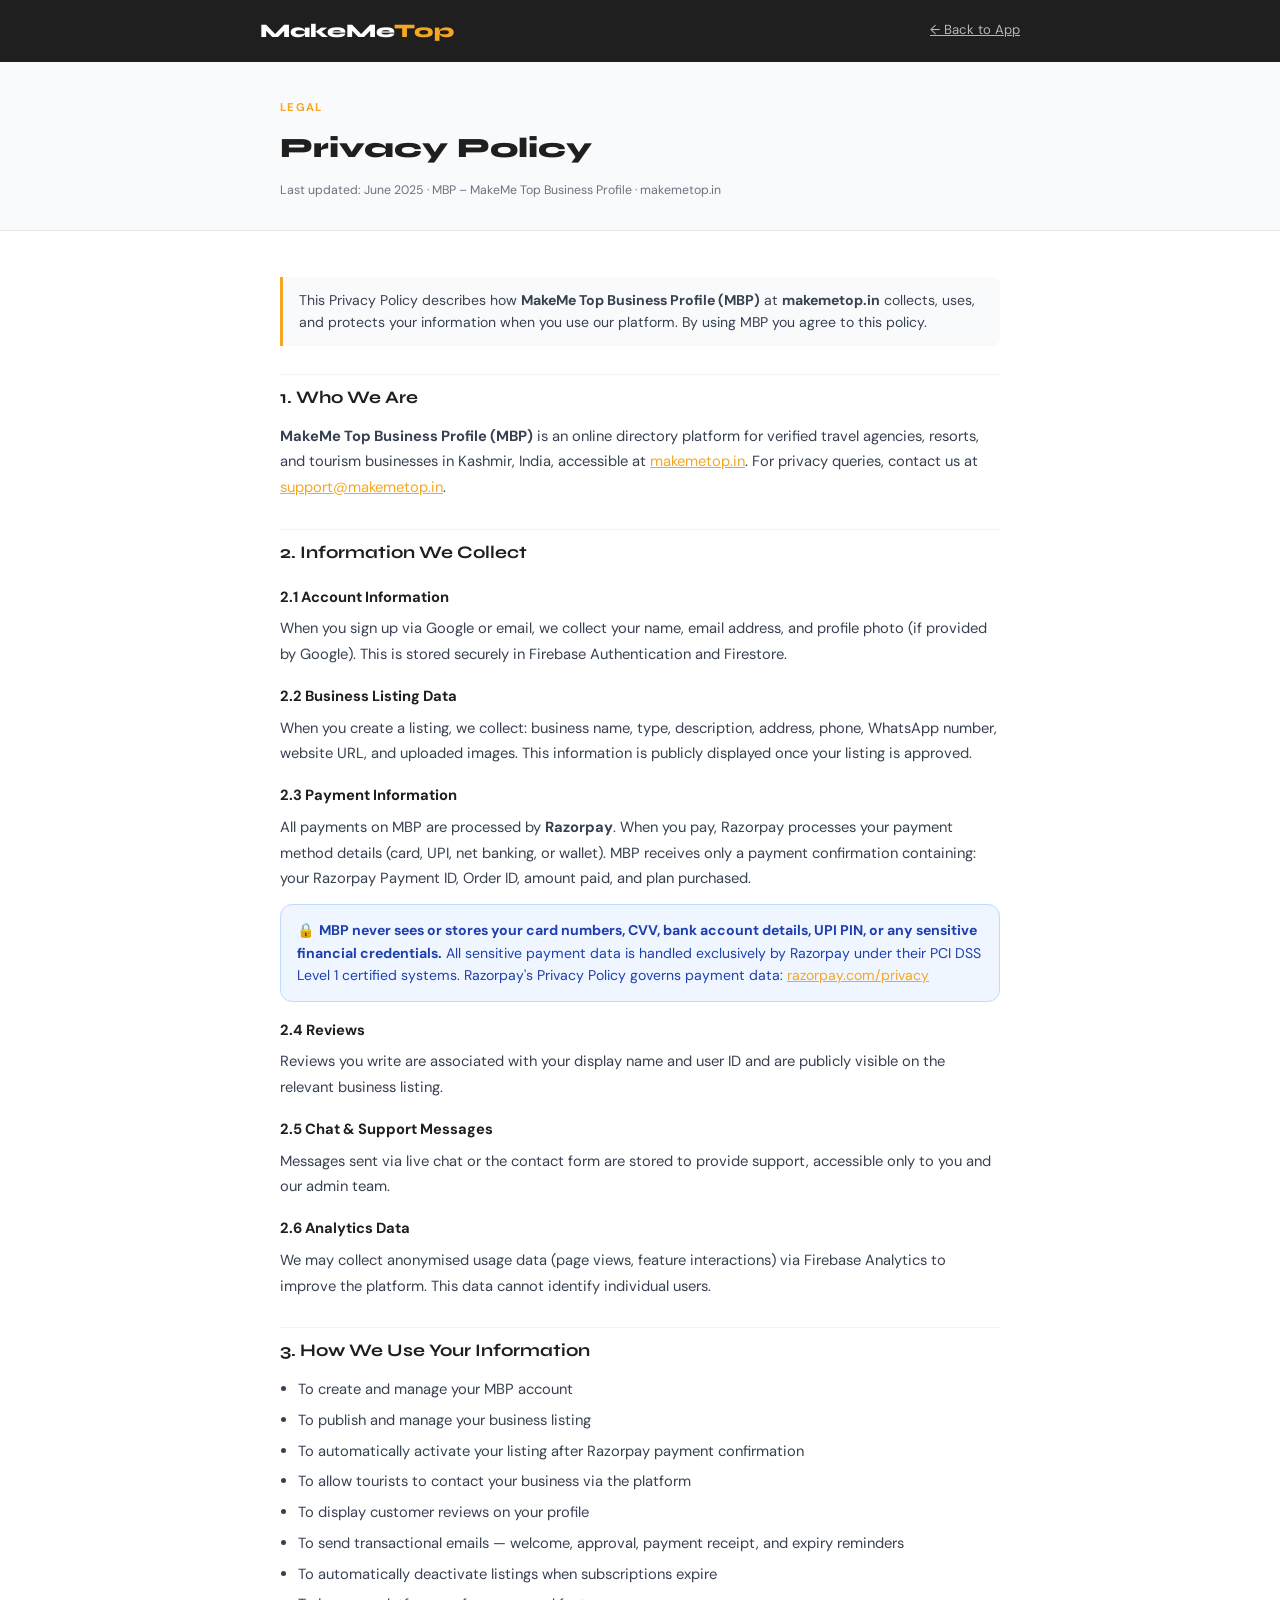
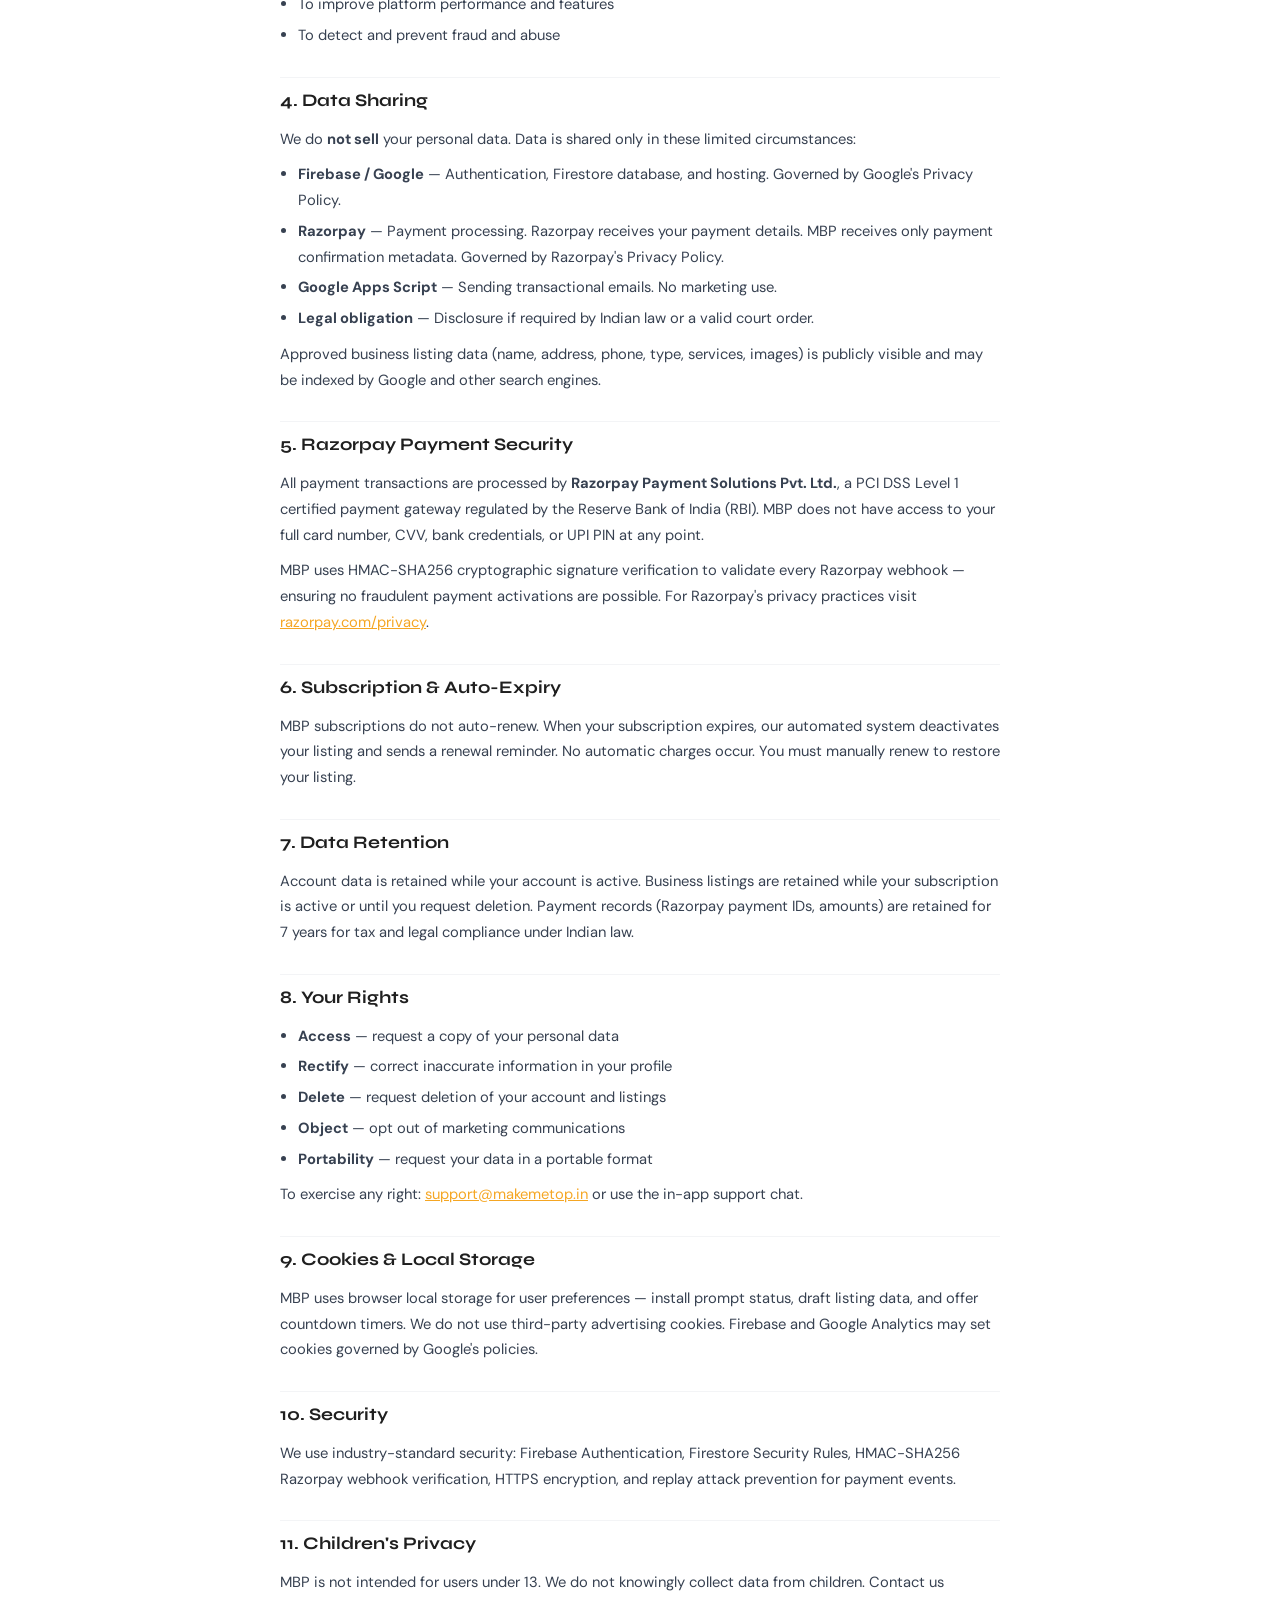
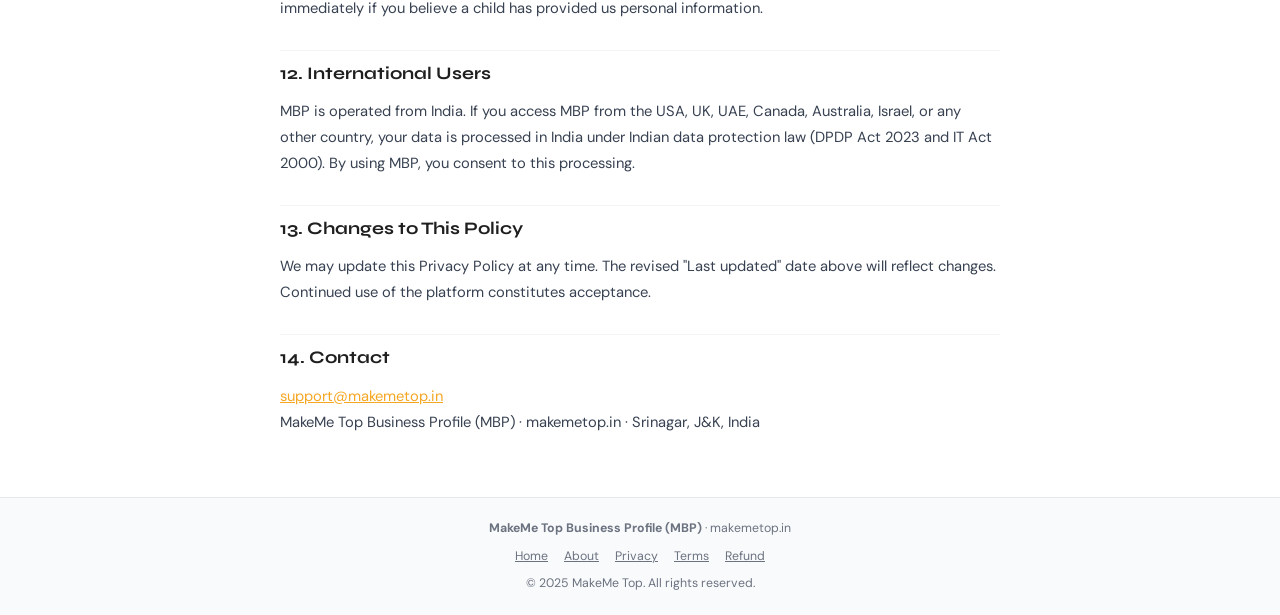
<file: docs/privacy.html>
<!DOCTYPE html>
<html lang="en">
<head>
<meta charset="UTF-8"/>
<meta name="viewport" content="width=device-width, initial-scale=1.0"/>
<meta name="theme-color" content="#1F1F1F"/>
<title>Privacy Policy – MBP MakeMe Top Business Profile | Data Protection &amp; Razorpay Security</title>
<meta name="description" content="Privacy Policy for MBP – MakeMe Top Business Profile (makemetop.in). How we collect, use and protect your data. Razorpay payment privacy, Firebase security, GDPR-aware practices."/>
<meta name="keywords" content="MakeMe Top privacy policy, MBP privacy, makemetop.in data policy, Razorpay payment data privacy, Kashmir travel directory privacy, user data protection MBP, DPDP Act compliance"/>
<meta name="robots" content="index, follow"/>
<link rel="canonical" href="https://makemetop.in/privacy.html"/>
<meta property="og:type" content="website"/>
<meta property="og:title" content="Privacy Policy – MBP MakeMe Top Business Profile"/>
<meta property="og:description" content="How MakeMe Top Business Profile (MBP) collects, uses and protects your data. Razorpay payment privacy explained."/>
<meta property="og:url" content="https://makemetop.in/privacy.html"/>
<meta property="og:image" content="https://makemetop.in/icon-512.png"/>
<link rel="icon" href="icon-192.png"/>
<script type="application/ld+json">{"@context":"https://schema.org","@type":"WebPage","name":"Privacy Policy – MBP MakeMe Top","url":"https://makemetop.in/privacy.html","description":"Privacy Policy for MakeMe Top Business Profile (MBP) — data collection, Razorpay payment privacy, Firebase security.","isPartOf":{"@type":"WebSite","name":"MakeMe Top Business Profile","url":"https://makemetop.in"}}</script>
<link rel="preconnect" href="https://fonts.googleapis.com"/>
<link href="https://fonts.googleapis.com/css2?family=Syne:wght@700;800&family=DM+Sans:wght@400;500;600&display=swap" rel="stylesheet"/>
<style>
*,*::before,*::after{box-sizing:border-box;margin:0;padding:0}
:root{--primary:#1F1F1F;--accent:#F5A623;--bg:#fff;--gray50:#F9FAFB;--gray100:#F3F4F6;--gray200:#E5E7EB;--gray500:#6B7280;--gray700:#374151;--font-display:'Syne',sans-serif;--font-body:'DM Sans',sans-serif;--radius:12px}
body{font-family:var(--font-body);color:var(--primary);background:var(--bg);line-height:1.75}
a{color:var(--accent)}
.container{max-width:760px;margin:0 auto;padding:0 20px}
nav{background:var(--primary);padding:14px 20px;position:sticky;top:0;z-index:100}
.nav-inner{max-width:760px;margin:0 auto;display:flex;align-items:center;justify-content:space-between}
.nav-logo{font-family:var(--font-display);font-weight:800;font-size:1.2rem;color:#fff}.nav-logo span{color:var(--accent)}
.nav-back{color:rgba(255,255,255,.68);font-size:.82rem}
.page-hero{background:var(--gray50);border-bottom:1px solid var(--gray200);padding:36px 20px 28px}
.eyebrow{font-size:.7rem;font-weight:700;text-transform:uppercase;letter-spacing:.12em;color:var(--accent);margin-bottom:7px}
.page-hero h1{font-family:var(--font-display);font-size:1.75rem;font-weight:800;margin-bottom:7px}
.meta{font-size:.77rem;color:var(--gray500)}
.content{padding:32px 0 52px}
h2{font-family:var(--font-display);font-size:1.1rem;font-weight:700;margin:28px 0 10px;padding-top:8px;border-top:1px solid var(--gray100)}
h2:first-child{border-top:none;margin-top:0}
h3{font-size:.92rem;font-weight:700;margin:16px 0 6px}
p{color:var(--gray700);margin-bottom:10px;font-size:.92rem}
ul{padding-left:18px;color:var(--gray700);font-size:.92rem;margin-bottom:10px}
li{margin-bottom:5px}
.notice{background:var(--gray50);border-left:3px solid var(--accent);border-radius:0 8px 8px 0;padding:12px 16px;margin:14px 0;font-size:.88rem;color:var(--gray700);line-height:1.6}
.rzp-box{background:#EFF6FF;border:1.5px solid #BFDBFE;border-radius:var(--radius);padding:14px 16px;margin:12px 0;font-size:.88rem;color:#1E40AF;line-height:1.6}
footer{background:var(--gray50);border-top:1px solid var(--gray200);padding:20px;text-align:center;font-size:.77rem;color:var(--gray500)}
footer a{color:var(--gray500);margin:0 8px}
</style>
</head>
<body>

<nav>
  <div class="nav-inner">
    <div class="nav-logo">MakeMe<span>Top</span></div>
    <a class="nav-back" href="index.html">← Back to App</a>
  </div>
</nav>

<div class="page-hero">
  <div class="container">
    <div class="eyebrow">Legal</div>
    <h1>Privacy Policy</h1>
    <div class="meta">Last updated: June 2025 · MBP – MakeMe Top Business Profile · makemetop.in</div>
  </div>
</div>

<main>
<div class="container">
<div class="content">

  <div class="notice">This Privacy Policy describes how <strong>MakeMe Top Business Profile (MBP)</strong> at <strong>makemetop.in</strong> collects, uses, and protects your information when you use our platform. By using MBP you agree to this policy.</div>

  <h2>1. Who We Are</h2>
  <p><strong>MakeMe Top Business Profile (MBP)</strong> is an online directory platform for verified travel agencies, resorts, and tourism businesses in Kashmir, India, accessible at <a href="https://makemetop.in">makemetop.in</a>. For privacy queries, contact us at <a href="mailto:support@makemetop.in">support@makemetop.in</a>.</p>

  <h2>2. Information We Collect</h2>

  <h3>2.1 Account Information</h3>
  <p>When you sign up via Google or email, we collect your name, email address, and profile photo (if provided by Google). This is stored securely in Firebase Authentication and Firestore.</p>

  <h3>2.2 Business Listing Data</h3>
  <p>When you create a listing, we collect: business name, type, description, address, phone, WhatsApp number, website URL, and uploaded images. This information is publicly displayed once your listing is approved.</p>

  <h3>2.3 Payment Information</h3>
  <p>All payments on MBP are processed by <strong>Razorpay</strong>. When you pay, Razorpay processes your payment method details (card, UPI, net banking, or wallet). MBP receives only a payment confirmation containing: your Razorpay Payment ID, Order ID, amount paid, and plan purchased.</p>
  <div class="rzp-box">
    🔒 <strong>MBP never sees or stores your card numbers, CVV, bank account details, UPI PIN, or any sensitive financial credentials.</strong> All sensitive payment data is handled exclusively by Razorpay under their PCI DSS Level 1 certified systems. Razorpay's Privacy Policy governs payment data: <a href="https://razorpay.com/privacy/" target="_blank" rel="noopener">razorpay.com/privacy</a>
  </div>

  <h3>2.4 Reviews</h3>
  <p>Reviews you write are associated with your display name and user ID and are publicly visible on the relevant business listing.</p>

  <h3>2.5 Chat &amp; Support Messages</h3>
  <p>Messages sent via live chat or the contact form are stored to provide support, accessible only to you and our admin team.</p>

  <h3>2.6 Analytics Data</h3>
  <p>We may collect anonymised usage data (page views, feature interactions) via Firebase Analytics to improve the platform. This data cannot identify individual users.</p>

  <h2>3. How We Use Your Information</h2>
  <ul>
    <li>To create and manage your MBP account</li>
    <li>To publish and manage your business listing</li>
    <li>To automatically activate your listing after Razorpay payment confirmation</li>
    <li>To allow tourists to contact your business via the platform</li>
    <li>To display customer reviews on your profile</li>
    <li>To send transactional emails — welcome, approval, payment receipt, and expiry reminders</li>
    <li>To automatically deactivate listings when subscriptions expire</li>
    <li>To improve platform performance and features</li>
    <li>To detect and prevent fraud and abuse</li>
  </ul>

  <h2>4. Data Sharing</h2>
  <p>We do <strong>not sell</strong> your personal data. Data is shared only in these limited circumstances:</p>
  <ul>
    <li><strong>Firebase / Google</strong> — Authentication, Firestore database, and hosting. Governed by Google's Privacy Policy.</li>
    <li><strong>Razorpay</strong> — Payment processing. Razorpay receives your payment details. MBP receives only payment confirmation metadata. Governed by Razorpay's Privacy Policy.</li>
    <li><strong>Google Apps Script</strong> — Sending transactional emails. No marketing use.</li>
    <li><strong>Legal obligation</strong> — Disclosure if required by Indian law or a valid court order.</li>
  </ul>
  <p>Approved business listing data (name, address, phone, type, services, images) is publicly visible and may be indexed by Google and other search engines.</p>

  <h2>5. Razorpay Payment Security</h2>
  <p>All payment transactions are processed by <strong>Razorpay Payment Solutions Pvt. Ltd.</strong>, a PCI DSS Level 1 certified payment gateway regulated by the Reserve Bank of India (RBI). MBP does not have access to your full card number, CVV, bank credentials, or UPI PIN at any point.</p>
  <p>MBP uses HMAC-SHA256 cryptographic signature verification to validate every Razorpay webhook — ensuring no fraudulent payment activations are possible. For Razorpay's privacy practices visit <a href="https://razorpay.com/privacy/" target="_blank" rel="noopener">razorpay.com/privacy</a>.</p>

  <h2>6. Subscription &amp; Auto-Expiry</h2>
  <p>MBP subscriptions do not auto-renew. When your subscription expires, our automated system deactivates your listing and sends a renewal reminder. No automatic charges occur. You must manually renew to restore your listing.</p>

  <h2>7. Data Retention</h2>
  <p>Account data is retained while your account is active. Business listings are retained while your subscription is active or until you request deletion. Payment records (Razorpay payment IDs, amounts) are retained for 7 years for tax and legal compliance under Indian law.</p>

  <h2>8. Your Rights</h2>
  <ul>
    <li><strong>Access</strong> — request a copy of your personal data</li>
    <li><strong>Rectify</strong> — correct inaccurate information in your profile</li>
    <li><strong>Delete</strong> — request deletion of your account and listings</li>
    <li><strong>Object</strong> — opt out of marketing communications</li>
    <li><strong>Portability</strong> — request your data in a portable format</li>
  </ul>
  <p>To exercise any right: <a href="mailto:support@makemetop.in">support@makemetop.in</a> or use the in-app support chat.</p>

  <h2>9. Cookies &amp; Local Storage</h2>
  <p>MBP uses browser local storage for user preferences — install prompt status, draft listing data, and offer countdown timers. We do not use third-party advertising cookies. Firebase and Google Analytics may set cookies governed by Google's policies.</p>

  <h2>10. Security</h2>
  <p>We use industry-standard security: Firebase Authentication, Firestore Security Rules, HMAC-SHA256 Razorpay webhook verification, HTTPS encryption, and replay attack prevention for payment events.</p>

  <h2>11. Children's Privacy</h2>
  <p>MBP is not intended for users under 13. We do not knowingly collect data from children. Contact us immediately if you believe a child has provided us personal information.</p>

  <h2>12. International Users</h2>
  <p>MBP is operated from India. If you access MBP from the USA, UK, UAE, Canada, Australia, Israel, or any other country, your data is processed in India under Indian data protection law (DPDP Act 2023 and IT Act 2000). By using MBP, you consent to this processing.</p>

  <h2>13. Changes to This Policy</h2>
  <p>We may update this Privacy Policy at any time. The revised "Last updated" date above will reflect changes. Continued use of the platform constitutes acceptance.</p>

  <h2>14. Contact</h2>
  <p><a href="mailto:support@makemetop.in">support@makemetop.in</a><br/>MakeMe Top Business Profile (MBP) · makemetop.in · Srinagar, J&amp;K, India</p>

</div>
</div>
</main>

<footer>
  <div><strong>MakeMe Top Business Profile (MBP)</strong> · makemetop.in</div>
  <div style="margin-top:6px">
    <a href="index.html">Home</a><a href="about.html">About</a><a href="privacy.html">Privacy</a><a href="terms.html">Terms</a><a href="refund.html">Refund</a>
  </div>
  <div style="margin-top:6px">© 2025 MakeMe Top. All rights reserved.</div>
</footer>
</body>
</html>
</file>
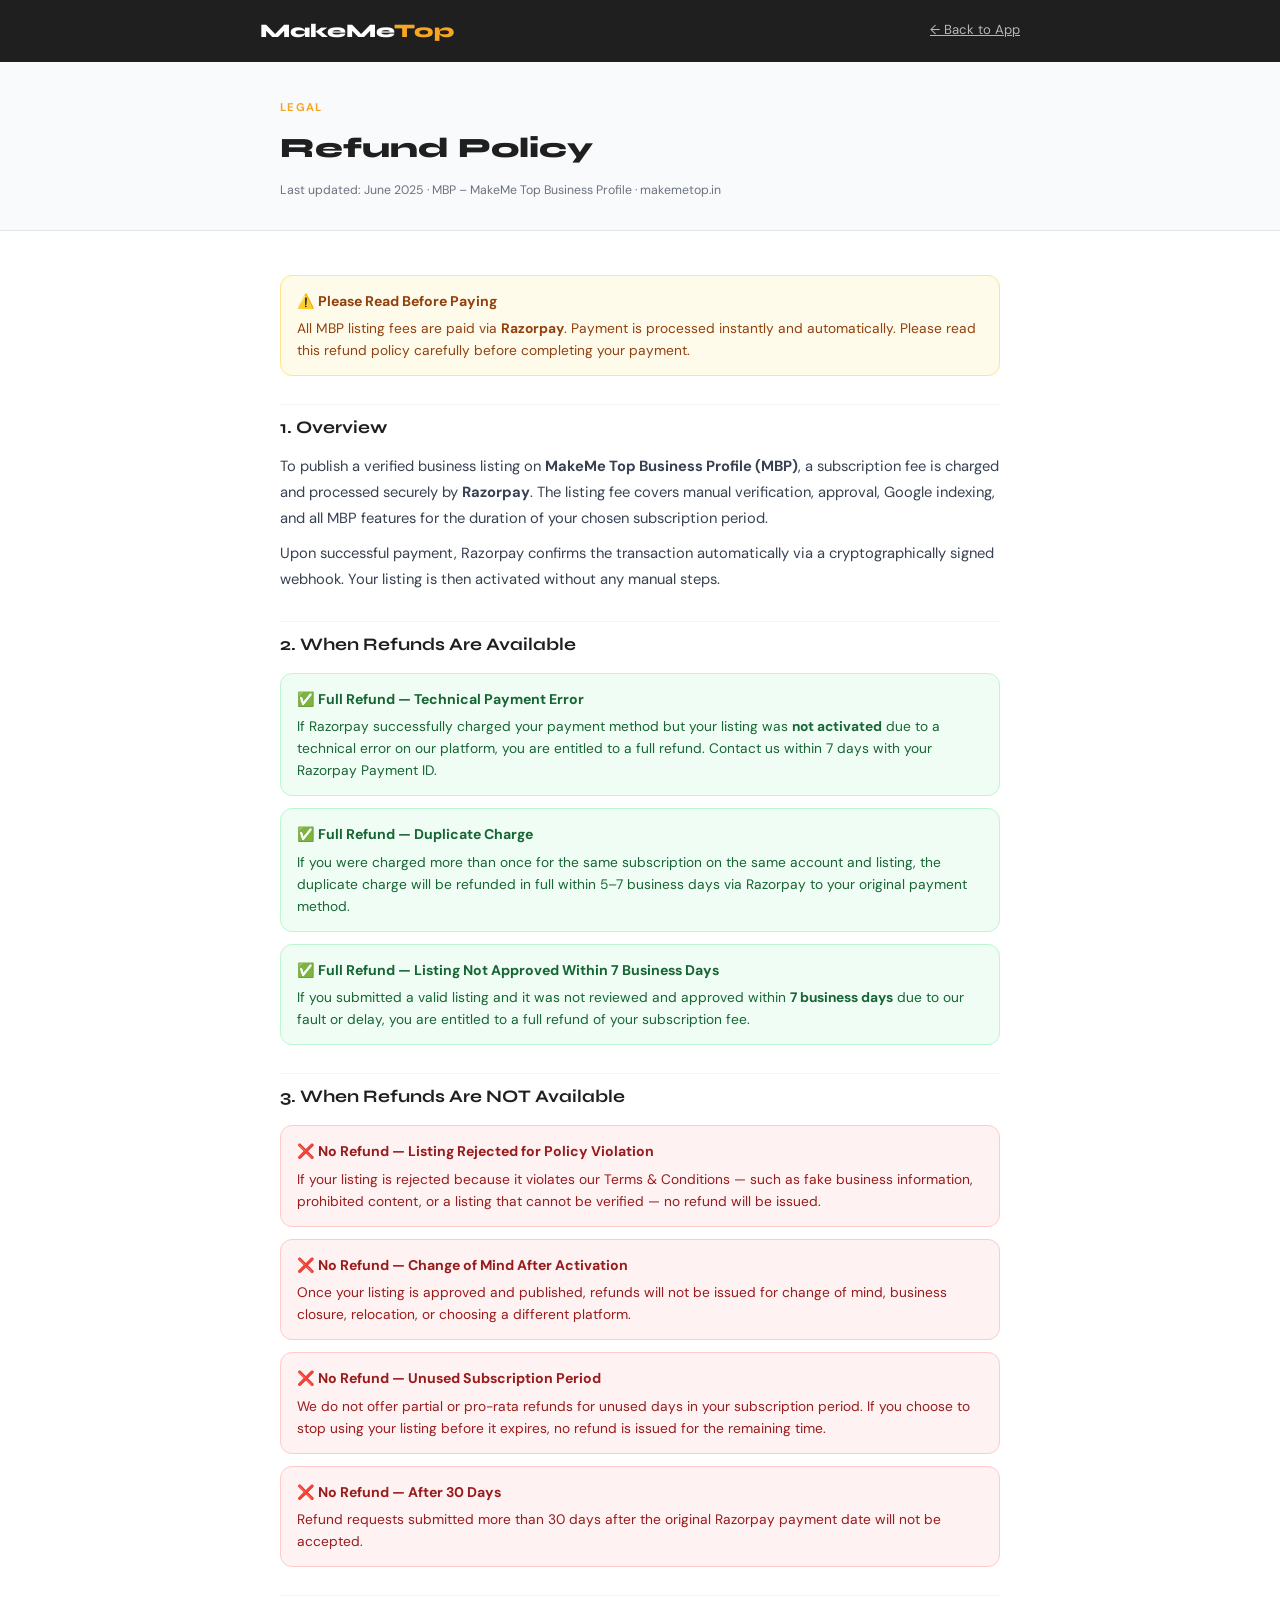
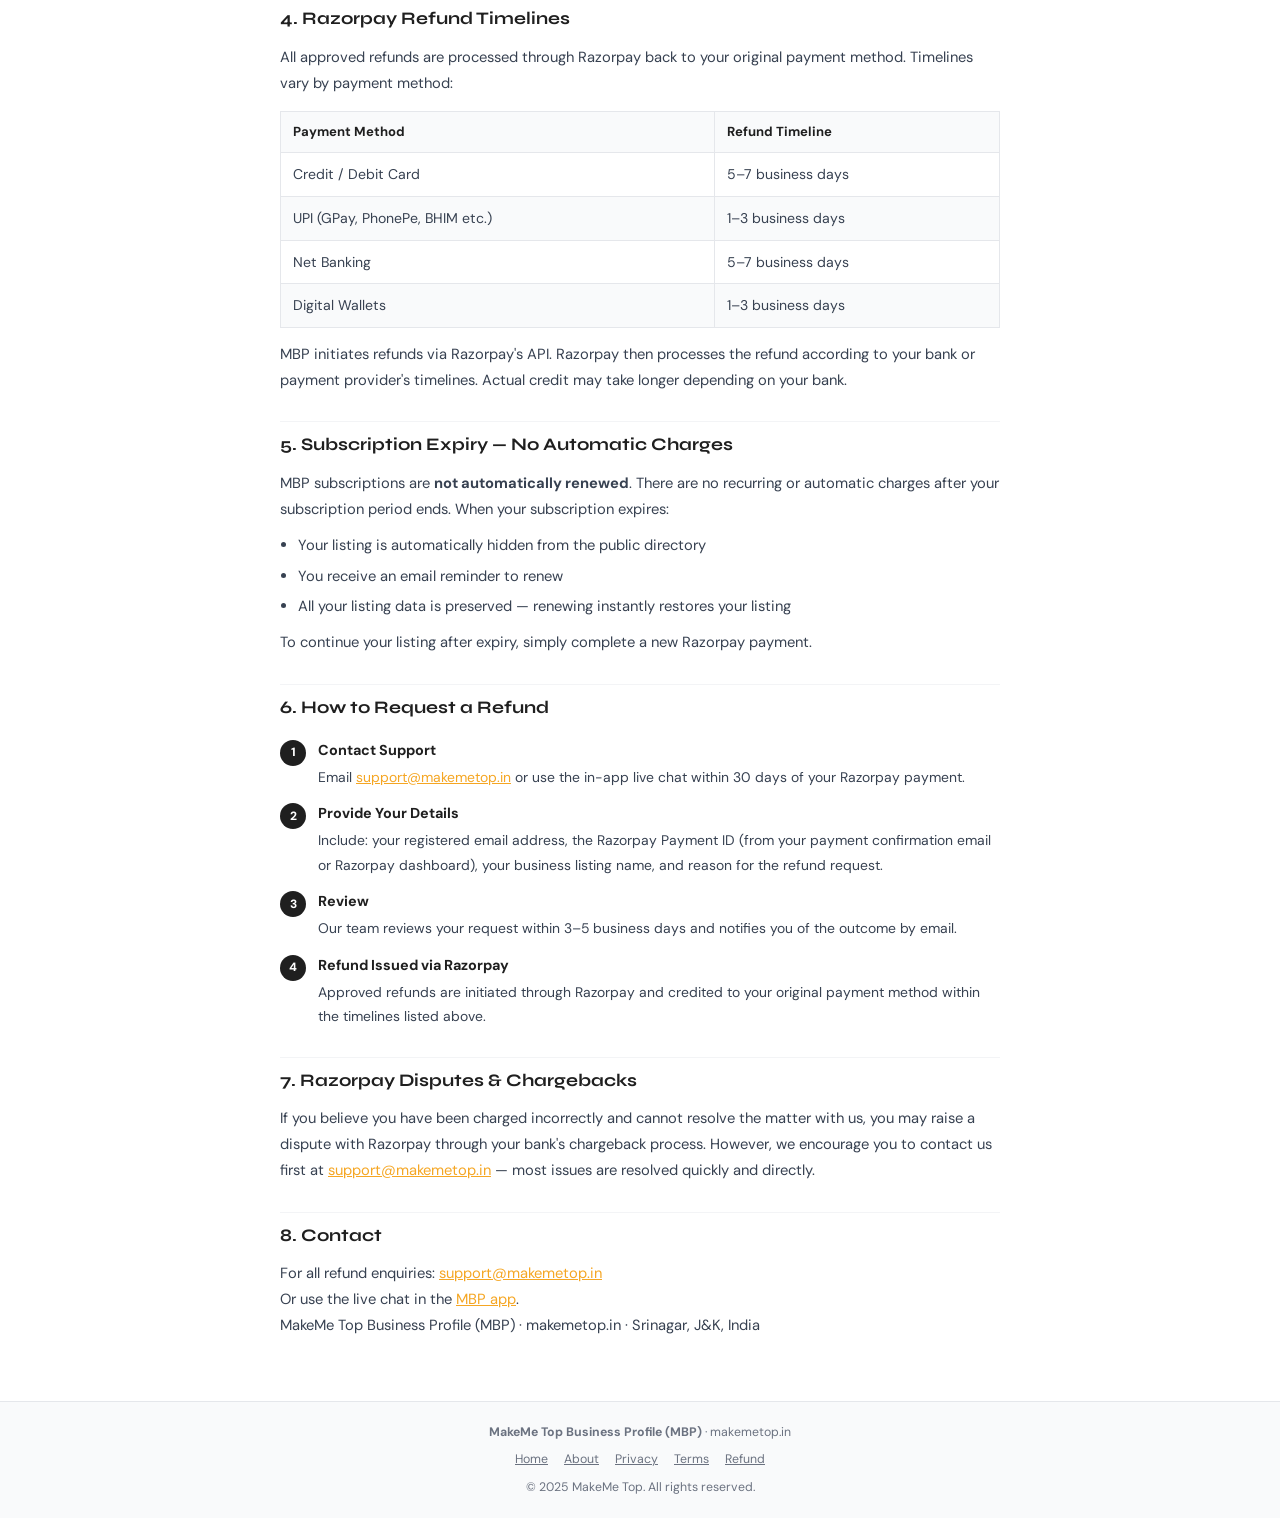
<file: docs/refund.html>
<!DOCTYPE html>
<html lang="en">
<head>
<meta charset="UTF-8"/>
<meta name="viewport" content="width=device-width, initial-scale=1.0"/>
<meta name="theme-color" content="#1F1F1F"/>
<title>Refund Policy – MBP MakeMe Top Business Profile | Razorpay Payment Refunds</title>
<meta name="description" content="Refund and cancellation policy for MBP – MakeMe Top Business Profile (makemetop.in). Learn when Razorpay listing fee refunds are available, how to request a refund, and refund processing timelines."/>
<meta name="keywords" content="MakeMe Top refund policy, MBP refund, makemetop.in refund, Razorpay refund Kashmir listing, MBP cancellation policy, listing fee refund, Kashmir travel directory refund"/>
<meta name="robots" content="index, follow"/>
<link rel="canonical" href="https://makemetop.in/refund.html"/>
<meta property="og:type" content="website"/>
<meta property="og:title" content="Refund Policy – MBP MakeMe Top Business Profile"/>
<meta property="og:description" content="When Razorpay listing fee refunds are available on MBP. Clear, fair refund policy for Kashmir travel directory listings."/>
<meta property="og:url" content="https://makemetop.in/refund.html"/>
<meta property="og:image" content="https://makemetop.in/icon-512.png"/>
<link rel="icon" href="icon-192.png"/>
<script type="application/ld+json">{"@context":"https://schema.org","@type":"WebPage","name":"Refund Policy – MBP MakeMe Top","url":"https://makemetop.in/refund.html","description":"Refund and cancellation policy for MakeMe Top Business Profile (MBP) Razorpay payments.","isPartOf":{"@type":"WebSite","name":"MakeMe Top Business Profile","url":"https://makemetop.in"}}</script>
<link rel="preconnect" href="https://fonts.googleapis.com"/>
<link href="https://fonts.googleapis.com/css2?family=Syne:wght@700;800&family=DM+Sans:wght@400;500;600&display=swap" rel="stylesheet"/>
<style>
*,*::before,*::after{box-sizing:border-box;margin:0;padding:0}
:root{
  --primary:#1F1F1F;--accent:#F5A623;--bg:#fff;
  --gray50:#F9FAFB;--gray100:#F3F4F6;--gray200:#E5E7EB;
  --gray500:#6B7280;--gray700:#374151;
  --green:#16A34A;--red:#DC2626;--amber:#92400E;
  --font-display:'Syne',sans-serif;--font-body:'DM Sans',sans-serif;--radius:12px;
}
body{font-family:var(--font-body);color:var(--primary);background:var(--bg);line-height:1.75}
a{color:var(--accent)}
.container{max-width:760px;margin:0 auto;padding:0 20px}
nav{background:var(--primary);padding:14px 20px;position:sticky;top:0;z-index:100}
.nav-inner{max-width:760px;margin:0 auto;display:flex;align-items:center;justify-content:space-between}
.nav-logo{font-family:var(--font-display);font-weight:800;font-size:1.2rem;color:#fff}.nav-logo span{color:var(--accent)}
.nav-back{color:rgba(255,255,255,.68);font-size:.82rem}
.page-hero{background:var(--gray50);border-bottom:1px solid var(--gray200);padding:36px 20px 28px}
.eyebrow{font-size:.7rem;font-weight:700;text-transform:uppercase;letter-spacing:.12em;color:var(--accent);margin-bottom:7px}
.page-hero h1{font-family:var(--font-display);font-size:1.75rem;font-weight:800;margin-bottom:7px}
.meta{font-size:.77rem;color:var(--gray500)}
.content{padding:32px 0 52px}
h2{font-family:var(--font-display);font-size:1.1rem;font-weight:700;margin:28px 0 10px;padding-top:8px;border-top:1px solid var(--gray100)}
h2:first-child{border-top:none;margin-top:0}
h3{font-size:.92rem;font-weight:700;margin:16px 0 6px}
p{color:var(--gray700);margin-bottom:10px;font-size:.92rem}
ul{padding-left:18px;color:var(--gray700);font-size:.92rem;margin-bottom:10px}
li{margin-bottom:5px}
/* Callout boxes */
.box{border-radius:var(--radius);padding:14px 16px;margin:12px 0;font-size:.88rem;line-height:1.6}
.box h3{font-size:.88rem;font-weight:700;margin-bottom:5px;margin-top:0}
.box p{font-size:.86rem;margin-bottom:0}
.box-green{background:#F0FDF4;border:1.5px solid #BBF7D0;color:#166534}
.box-green h3,.box-green p{color:#166534}
.box-amber{background:#FFFBEB;border:1.5px solid #FDE68A;color:var(--amber)}
.box-amber h3,.box-amber p{color:var(--amber)}
.box-red{background:#FEF2F2;border:1.5px solid #FECACA;color:var(--red)}
.box-red h3,.box-red p{color:#991B1B}
/* Refund timeline table */
.timeline-table{width:100%;border-collapse:collapse;margin:14px 0;font-size:.88rem}
.timeline-table th{background:var(--gray50);padding:9px 12px;text-align:left;font-weight:700;border:1px solid var(--gray200);font-size:.82rem}
.timeline-table td{padding:9px 12px;border:1px solid var(--gray200);color:var(--gray700);vertical-align:top}
.timeline-table tr:nth-child(even) td{background:var(--gray50)}
/* Steps */
.steps{display:flex;flex-direction:column;gap:12px;margin:14px 0}
.step{display:flex;gap:12px;align-items:flex-start}
.snum{width:26px;height:26px;border-radius:50%;background:var(--primary);color:#fff;display:flex;align-items:center;justify-content:center;font-weight:800;font-size:.75rem;flex-shrink:0;margin-top:2px}
.step-body strong{display:block;font-size:.9rem;margin-bottom:2px}
.step-body p{margin-bottom:0;font-size:.87rem;color:var(--gray700)}
footer{background:var(--gray50);border-top:1px solid var(--gray200);padding:20px;text-align:center;font-size:.77rem;color:var(--gray500)}
footer a{color:var(--gray500);margin:0 8px}
</style>
</head>
<body>

<nav>
  <div class="nav-inner">
    <div class="nav-logo">MakeMe<span>Top</span></div>
    <a class="nav-back" href="index.html">← Back to App</a>
  </div>
</nav>

<div class="page-hero">
  <div class="container">
    <div class="eyebrow">Legal</div>
    <h1>Refund Policy</h1>
    <div class="meta">Last updated: June 2025 · MBP – MakeMe Top Business Profile · makemetop.in</div>
  </div>
</div>

<main>
<div class="container">
<div class="content">

  <div class="box box-amber">
    <h3>⚠️ Please Read Before Paying</h3>
    <p>All MBP listing fees are paid via <strong>Razorpay</strong>. Payment is processed instantly and automatically. Please read this refund policy carefully before completing your payment.</p>
  </div>

  <h2>1. Overview</h2>
  <p>To publish a verified business listing on <strong>MakeMe Top Business Profile (MBP)</strong>, a subscription fee is charged and processed securely by <strong>Razorpay</strong>. The listing fee covers manual verification, approval, Google indexing, and all MBP features for the duration of your chosen subscription period.</p>
  <p>Upon successful payment, Razorpay confirms the transaction automatically via a cryptographically signed webhook. Your listing is then activated without any manual steps.</p>

  <h2>2. When Refunds Are Available</h2>

  <div class="box box-green">
    <h3>✅ Full Refund — Technical Payment Error</h3>
    <p>If Razorpay successfully charged your payment method but your listing was <strong>not activated</strong> due to a technical error on our platform, you are entitled to a full refund. Contact us within 7 days with your Razorpay Payment ID.</p>
  </div>

  <div class="box box-green">
    <h3>✅ Full Refund — Duplicate Charge</h3>
    <p>If you were charged more than once for the same subscription on the same account and listing, the duplicate charge will be refunded in full within 5–7 business days via Razorpay to your original payment method.</p>
  </div>

  <div class="box box-green">
    <h3>✅ Full Refund — Listing Not Approved Within 7 Business Days</h3>
    <p>If you submitted a valid listing and it was not reviewed and approved within <strong>7 business days</strong> due to our fault or delay, you are entitled to a full refund of your subscription fee.</p>
  </div>

  <h2>3. When Refunds Are NOT Available</h2>

  <div class="box box-red">
    <h3>❌ No Refund — Listing Rejected for Policy Violation</h3>
    <p>If your listing is rejected because it violates our Terms &amp; Conditions — such as fake business information, prohibited content, or a listing that cannot be verified — no refund will be issued.</p>
  </div>

  <div class="box box-red">
    <h3>❌ No Refund — Change of Mind After Activation</h3>
    <p>Once your listing is approved and published, refunds will not be issued for change of mind, business closure, relocation, or choosing a different platform.</p>
  </div>

  <div class="box box-red">
    <h3>❌ No Refund — Unused Subscription Period</h3>
    <p>We do not offer partial or pro-rata refunds for unused days in your subscription period. If you choose to stop using your listing before it expires, no refund is issued for the remaining time.</p>
  </div>

  <div class="box box-red">
    <h3>❌ No Refund — After 30 Days</h3>
    <p>Refund requests submitted more than 30 days after the original Razorpay payment date will not be accepted.</p>
  </div>

  <h2>4. Razorpay Refund Timelines</h2>
  <p>All approved refunds are processed through Razorpay back to your original payment method. Timelines vary by payment method:</p>
  <table class="timeline-table">
    <thead><tr><th>Payment Method</th><th>Refund Timeline</th></tr></thead>
    <tbody>
      <tr><td>Credit / Debit Card</td><td>5–7 business days</td></tr>
      <tr><td>UPI (GPay, PhonePe, BHIM etc.)</td><td>1–3 business days</td></tr>
      <tr><td>Net Banking</td><td>5–7 business days</td></tr>
      <tr><td>Digital Wallets</td><td>1–3 business days</td></tr>
    </tbody>
  </table>
  <p>MBP initiates refunds via Razorpay's API. Razorpay then processes the refund according to your bank or payment provider's timelines. Actual credit may take longer depending on your bank.</p>

  <h2>5. Subscription Expiry — No Automatic Charges</h2>
  <p>MBP subscriptions are <strong>not automatically renewed</strong>. There are no recurring or automatic charges after your subscription period ends. When your subscription expires:</p>
  <ul>
    <li>Your listing is automatically hidden from the public directory</li>
    <li>You receive an email reminder to renew</li>
    <li>All your listing data is preserved — renewing instantly restores your listing</li>
  </ul>
  <p>To continue your listing after expiry, simply complete a new Razorpay payment.</p>

  <h2>6. How to Request a Refund</h2>
  <div class="steps">
    <div class="step">
      <div class="snum">1</div>
      <div class="step-body">
        <strong>Contact Support</strong>
        <p>Email <a href="mailto:support@makemetop.in">support@makemetop.in</a> or use the in-app live chat within 30 days of your Razorpay payment.</p>
      </div>
    </div>
    <div class="step">
      <div class="snum">2</div>
      <div class="step-body">
        <strong>Provide Your Details</strong>
        <p>Include: your registered email address, the Razorpay Payment ID (from your payment confirmation email or Razorpay dashboard), your business listing name, and reason for the refund request.</p>
      </div>
    </div>
    <div class="step">
      <div class="snum">3</div>
      <div class="step-body">
        <strong>Review</strong>
        <p>Our team reviews your request within 3–5 business days and notifies you of the outcome by email.</p>
      </div>
    </div>
    <div class="step">
      <div class="snum">4</div>
      <div class="step-body">
        <strong>Refund Issued via Razorpay</strong>
        <p>Approved refunds are initiated through Razorpay and credited to your original payment method within the timelines listed above.</p>
      </div>
    </div>
  </div>

  <h2>7. Razorpay Disputes &amp; Chargebacks</h2>
  <p>If you believe you have been charged incorrectly and cannot resolve the matter with us, you may raise a dispute with Razorpay through your bank's chargeback process. However, we encourage you to contact us first at <a href="mailto:support@makemetop.in">support@makemetop.in</a> — most issues are resolved quickly and directly.</p>

  <h2>8. Contact</h2>
  <p>For all refund enquiries: <a href="mailto:support@makemetop.in">support@makemetop.in</a><br/>
  Or use the live chat in the <a href="index.html">MBP app</a>.<br/>
  MakeMe Top Business Profile (MBP) · makemetop.in · Srinagar, J&amp;K, India</p>

</div>
</div>
</main>

<footer>
  <div><strong>MakeMe Top Business Profile (MBP)</strong> · makemetop.in</div>
  <div style="margin-top:6px">
    <a href="index.html">Home</a><a href="about.html">About</a><a href="privacy.html">Privacy</a><a href="terms.html">Terms</a><a href="refund.html">Refund</a>
  </div>
  <div style="margin-top:6px">© 2025 MakeMe Top. All rights reserved.</div>
</footer>
</body>
</html>
</file>
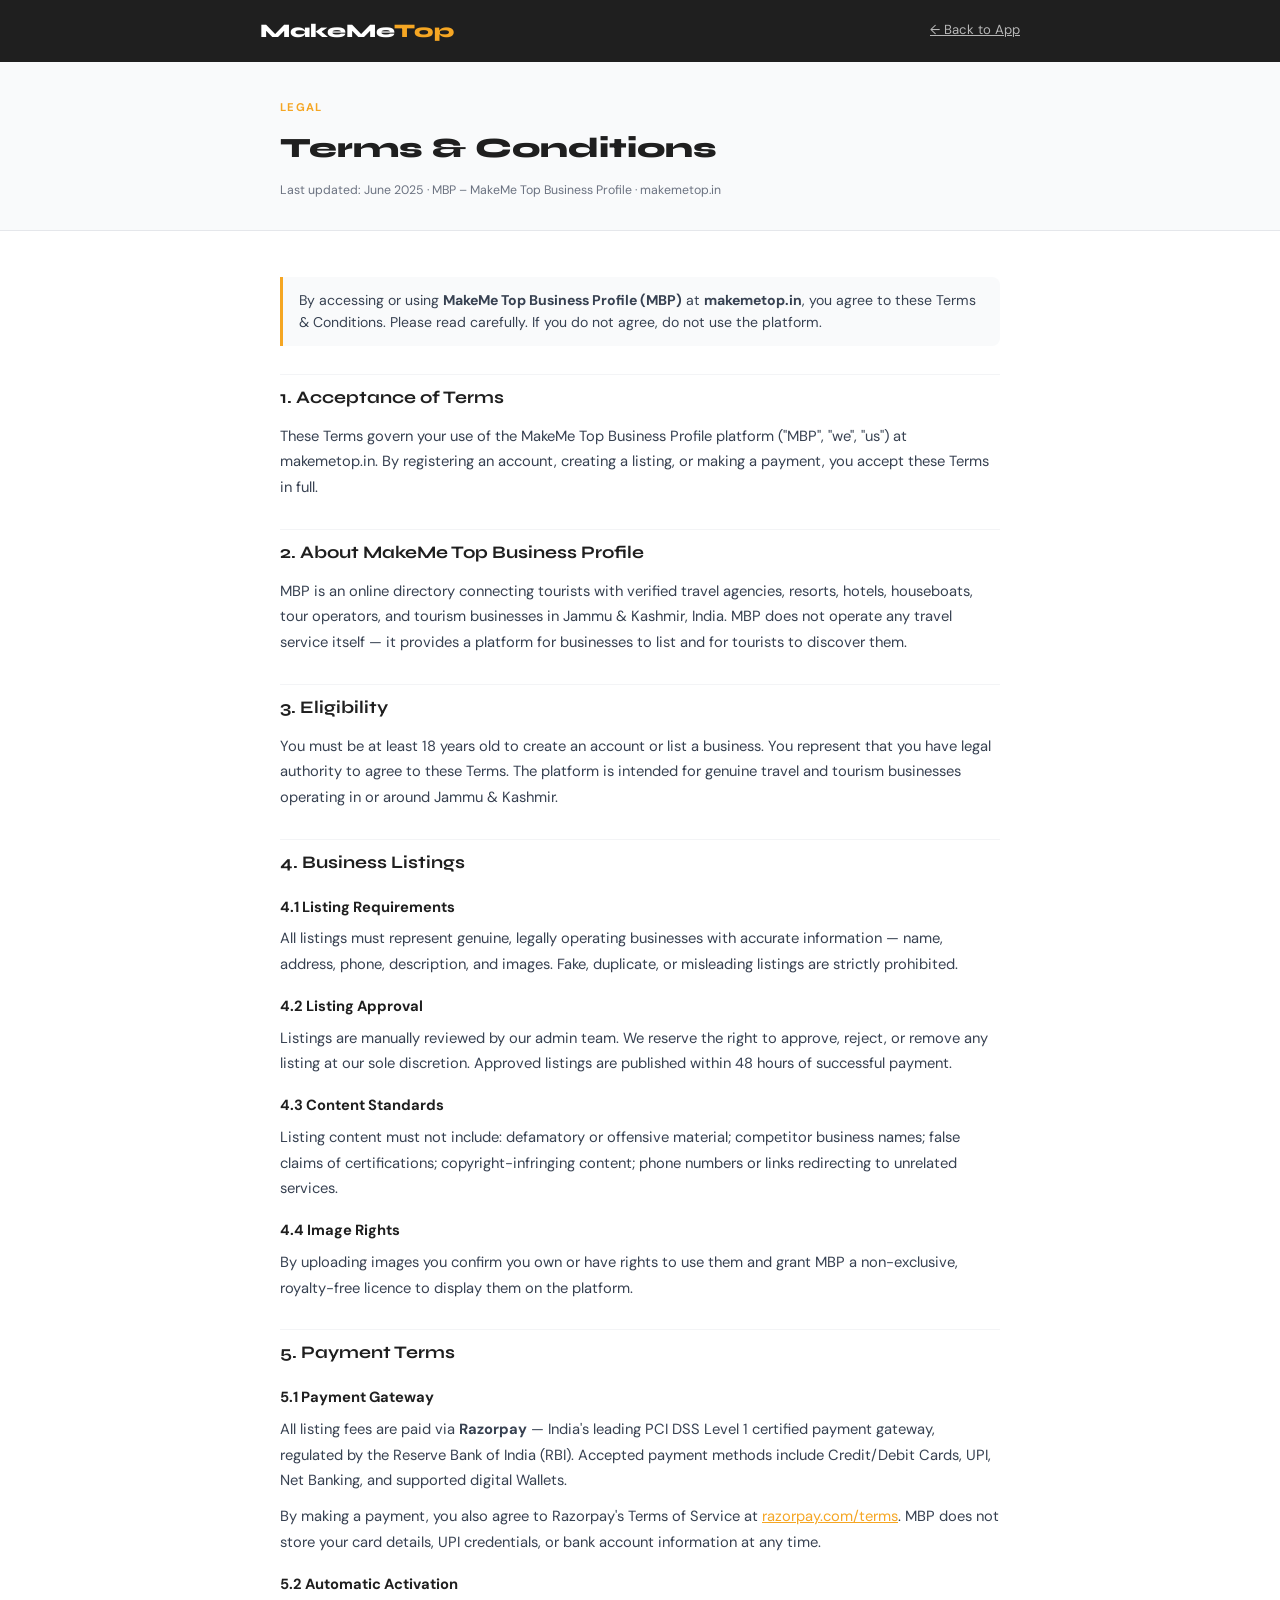
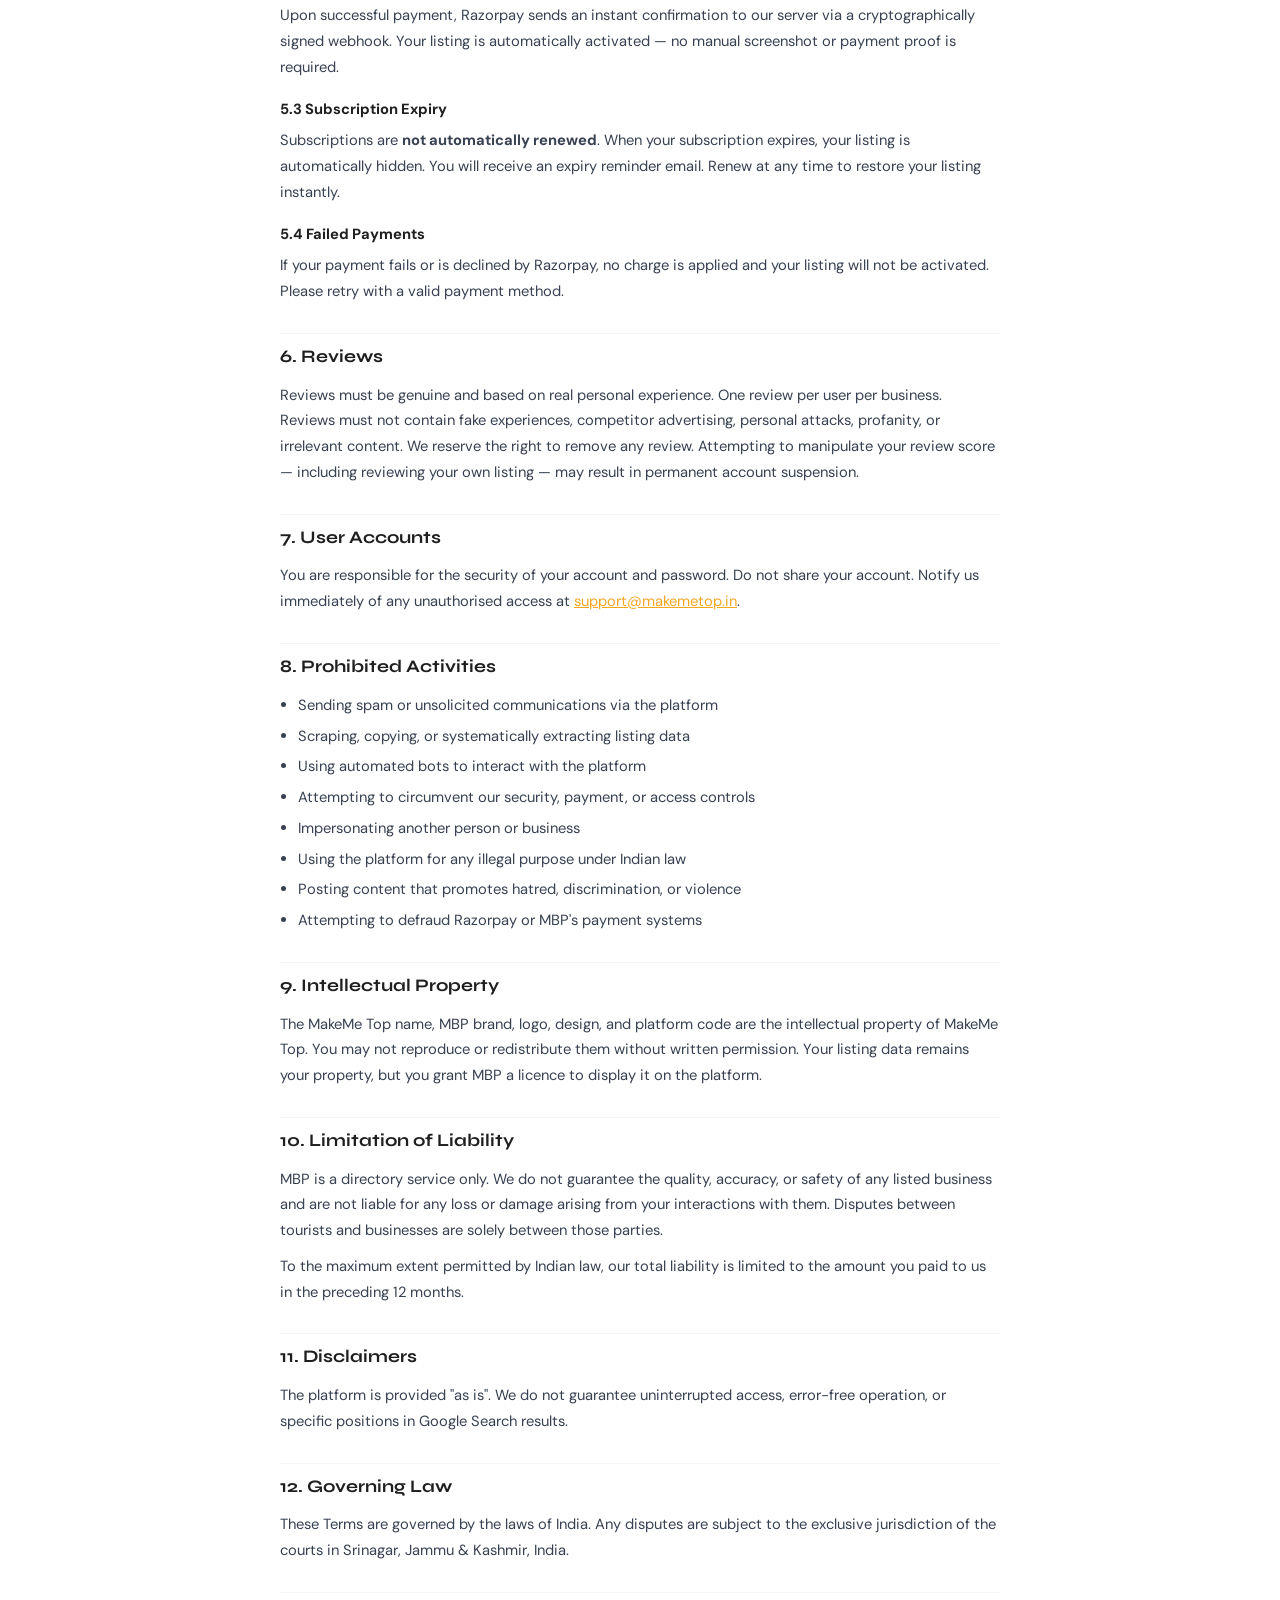
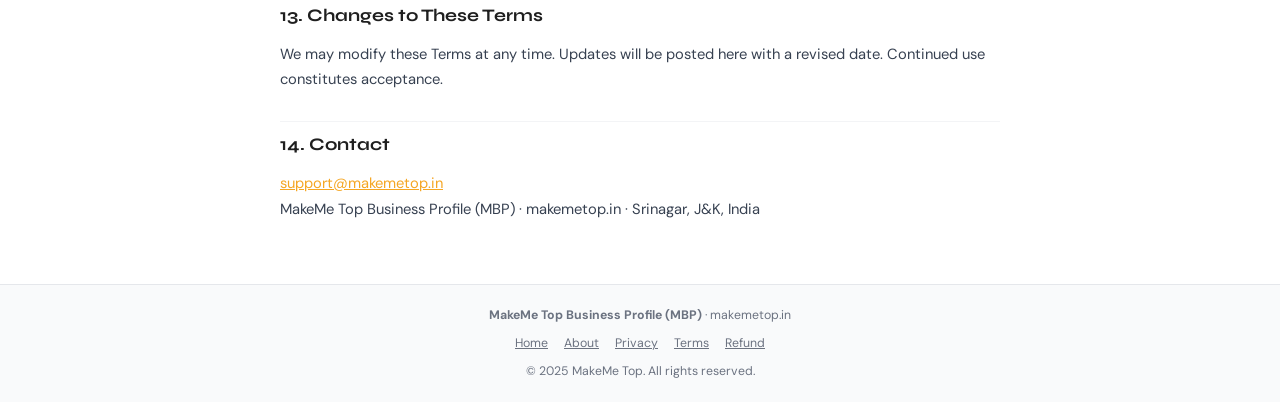
<file: docs/terms.html>
<!DOCTYPE html>
<html lang="en">
<head>
<meta charset="UTF-8"/>
<meta name="viewport" content="width=device-width, initial-scale=1.0"/>
<meta name="theme-color" content="#1F1F1F"/>
<title>Terms &amp; Conditions – MBP MakeMe Top Business Profile | Listing &amp; Razorpay Payment Terms</title>
<meta name="description" content="Terms and Conditions for MBP – MakeMe Top Business Profile (makemetop.in). Listing rules, Razorpay payment terms, subscription policy, user conduct guidelines. Read before listing your Kashmir business."/>
<meta name="keywords" content="MakeMe Top terms conditions, MBP terms of service, makemetop terms, Razorpay payment terms, Kashmir travel directory terms, MBP listing agreement, business listing terms"/>
<meta name="robots" content="index, follow"/>
<link rel="canonical" href="https://makemetop.in/terms.html"/>
<meta property="og:type" content="website"/>
<meta property="og:title" content="Terms &amp; Conditions – MBP MakeMe Top Business Profile"/>
<meta property="og:description" content="MBP listing rules, Razorpay payment terms, subscription policy, and user conduct guidelines for makemetop.in."/>
<meta property="og:url" content="https://makemetop.in/terms.html"/>
<meta property="og:image" content="https://makemetop.in/icon-512.png"/>
<link rel="icon" href="icon-192.png"/>
<script type="application/ld+json">{"@context":"https://schema.org","@type":"WebPage","name":"Terms & Conditions – MBP MakeMe Top","url":"https://makemetop.in/terms.html","description":"Terms and Conditions for MakeMe Top Business Profile (MBP) — listing rules, Razorpay payment terms, subscription and user conduct policy.","isPartOf":{"@type":"WebSite","name":"MakeMe Top Business Profile","url":"https://makemetop.in"}}</script>
<link rel="preconnect" href="https://fonts.googleapis.com"/>
<link href="https://fonts.googleapis.com/css2?family=Syne:wght@700;800&family=DM+Sans:wght@400;500;600&display=swap" rel="stylesheet"/>
<style>
*,*::before,*::after{box-sizing:border-box;margin:0;padding:0}
:root{--primary:#1F1F1F;--accent:#F5A623;--bg:#fff;--gray50:#F9FAFB;--gray100:#F3F4F6;--gray200:#E5E7EB;--gray500:#6B7280;--gray700:#374151;--font-display:'Syne',sans-serif;--font-body:'DM Sans',sans-serif;--radius:12px}
body{font-family:var(--font-body);color:var(--primary);background:var(--bg);line-height:1.75}
a{color:var(--accent)}
.container{max-width:760px;margin:0 auto;padding:0 20px}
nav{background:var(--primary);padding:14px 20px;position:sticky;top:0;z-index:100}
.nav-inner{max-width:760px;margin:0 auto;display:flex;align-items:center;justify-content:space-between}
.nav-logo{font-family:var(--font-display);font-weight:800;font-size:1.2rem;color:#fff}.nav-logo span{color:var(--accent)}
.nav-back{color:rgba(255,255,255,.68);font-size:.82rem}
.page-hero{background:var(--gray50);border-bottom:1px solid var(--gray200);padding:36px 20px 28px}
.eyebrow{font-size:.7rem;font-weight:700;text-transform:uppercase;letter-spacing:.12em;color:var(--accent);margin-bottom:7px}
.page-hero h1{font-family:var(--font-display);font-size:1.75rem;font-weight:800;margin-bottom:7px}
.meta{font-size:.77rem;color:var(--gray500)}
.content{padding:32px 0 52px}
h2{font-family:var(--font-display);font-size:1.1rem;font-weight:700;margin:28px 0 10px;padding-top:8px;border-top:1px solid var(--gray100)}
h2:first-child{border-top:none;margin-top:0}
h3{font-size:.92rem;font-weight:700;margin:16px 0 6px}
p{color:var(--gray700);margin-bottom:10px;font-size:.92rem}
ul{padding-left:18px;color:var(--gray700);font-size:.92rem;margin-bottom:10px}
li{margin-bottom:5px}
.notice{background:var(--gray50);border-left:3px solid var(--accent);border-radius:0 8px 8px 0;padding:12px 16px;margin:14px 0;font-size:.88rem;color:var(--gray700);line-height:1.6}
footer{background:var(--gray50);border-top:1px solid var(--gray200);padding:20px;text-align:center;font-size:.77rem;color:var(--gray500)}
footer a{color:var(--gray500);margin:0 8px}
</style>
</head>
<body>

<nav>
  <div class="nav-inner">
    <div class="nav-logo">MakeMe<span>Top</span></div>
    <a class="nav-back" href="index.html">← Back to App</a>
  </div>
</nav>

<div class="page-hero">
  <div class="container">
    <div class="eyebrow">Legal</div>
    <h1>Terms &amp; Conditions</h1>
    <div class="meta">Last updated: June 2025 · MBP – MakeMe Top Business Profile · makemetop.in</div>
  </div>
</div>

<main>
<div class="container">
<div class="content">

  <div class="notice">By accessing or using <strong>MakeMe Top Business Profile (MBP)</strong> at <strong>makemetop.in</strong>, you agree to these Terms &amp; Conditions. Please read carefully. If you do not agree, do not use the platform.</div>

  <h2>1. Acceptance of Terms</h2>
  <p>These Terms govern your use of the MakeMe Top Business Profile platform ("MBP", "we", "us") at makemetop.in. By registering an account, creating a listing, or making a payment, you accept these Terms in full.</p>

  <h2>2. About MakeMe Top Business Profile</h2>
  <p>MBP is an online directory connecting tourists with verified travel agencies, resorts, hotels, houseboats, tour operators, and tourism businesses in Jammu &amp; Kashmir, India. MBP does not operate any travel service itself — it provides a platform for businesses to list and for tourists to discover them.</p>

  <h2>3. Eligibility</h2>
  <p>You must be at least 18 years old to create an account or list a business. You represent that you have legal authority to agree to these Terms. The platform is intended for genuine travel and tourism businesses operating in or around Jammu &amp; Kashmir.</p>

  <h2>4. Business Listings</h2>

  <h3>4.1 Listing Requirements</h3>
  <p>All listings must represent genuine, legally operating businesses with accurate information — name, address, phone, description, and images. Fake, duplicate, or misleading listings are strictly prohibited.</p>

  <h3>4.2 Listing Approval</h3>
  <p>Listings are manually reviewed by our admin team. We reserve the right to approve, reject, or remove any listing at our sole discretion. Approved listings are published within 48 hours of successful payment.</p>

  <h3>4.3 Content Standards</h3>
  <p>Listing content must not include: defamatory or offensive material; competitor business names; false claims of certifications; copyright-infringing content; phone numbers or links redirecting to unrelated services.</p>

  <h3>4.4 Image Rights</h3>
  <p>By uploading images you confirm you own or have rights to use them and grant MBP a non-exclusive, royalty-free licence to display them on the platform.</p>

  <h2>5. Payment Terms</h2>

  <h3>5.1 Payment Gateway</h3>
  <p>All listing fees are paid via <strong>Razorpay</strong> — India's leading PCI DSS Level 1 certified payment gateway, regulated by the Reserve Bank of India (RBI). Accepted payment methods include Credit/Debit Cards, UPI, Net Banking, and supported digital Wallets.</p>
  <p>By making a payment, you also agree to Razorpay's Terms of Service at <a href="https://razorpay.com/terms/" target="_blank" rel="noopener">razorpay.com/terms</a>. MBP does not store your card details, UPI credentials, or bank account information at any time.</p>

  <h3>5.2 Automatic Activation</h3>
  <p>Upon successful payment, Razorpay sends an instant confirmation to our server via a cryptographically signed webhook. Your listing is automatically activated — no manual screenshot or payment proof is required.</p>

  <h3>5.3 Subscription Expiry</h3>
  <p>Subscriptions are <strong>not automatically renewed</strong>. When your subscription expires, your listing is automatically hidden. You will receive an expiry reminder email. Renew at any time to restore your listing instantly.</p>

  <h3>5.4 Failed Payments</h3>
  <p>If your payment fails or is declined by Razorpay, no charge is applied and your listing will not be activated. Please retry with a valid payment method.</p>

  <h2>6. Reviews</h2>
  <p>Reviews must be genuine and based on real personal experience. One review per user per business. Reviews must not contain fake experiences, competitor advertising, personal attacks, profanity, or irrelevant content. We reserve the right to remove any review. Attempting to manipulate your review score — including reviewing your own listing — may result in permanent account suspension.</p>

  <h2>7. User Accounts</h2>
  <p>You are responsible for the security of your account and password. Do not share your account. Notify us immediately of any unauthorised access at <a href="mailto:support@makemetop.in">support@makemetop.in</a>.</p>

  <h2>8. Prohibited Activities</h2>
  <ul>
    <li>Sending spam or unsolicited communications via the platform</li>
    <li>Scraping, copying, or systematically extracting listing data</li>
    <li>Using automated bots to interact with the platform</li>
    <li>Attempting to circumvent our security, payment, or access controls</li>
    <li>Impersonating another person or business</li>
    <li>Using the platform for any illegal purpose under Indian law</li>
    <li>Posting content that promotes hatred, discrimination, or violence</li>
    <li>Attempting to defraud Razorpay or MBP's payment systems</li>
  </ul>

  <h2>9. Intellectual Property</h2>
  <p>The MakeMe Top name, MBP brand, logo, design, and platform code are the intellectual property of MakeMe Top. You may not reproduce or redistribute them without written permission. Your listing data remains your property, but you grant MBP a licence to display it on the platform.</p>

  <h2>10. Limitation of Liability</h2>
  <p>MBP is a directory service only. We do not guarantee the quality, accuracy, or safety of any listed business and are not liable for any loss or damage arising from your interactions with them. Disputes between tourists and businesses are solely between those parties.</p>
  <p>To the maximum extent permitted by Indian law, our total liability is limited to the amount you paid to us in the preceding 12 months.</p>

  <h2>11. Disclaimers</h2>
  <p>The platform is provided "as is". We do not guarantee uninterrupted access, error-free operation, or specific positions in Google Search results.</p>

  <h2>12. Governing Law</h2>
  <p>These Terms are governed by the laws of India. Any disputes are subject to the exclusive jurisdiction of the courts in Srinagar, Jammu &amp; Kashmir, India.</p>

  <h2>13. Changes to These Terms</h2>
  <p>We may modify these Terms at any time. Updates will be posted here with a revised date. Continued use constitutes acceptance.</p>

  <h2>14. Contact</h2>
  <p><a href="mailto:support@makemetop.in">support@makemetop.in</a><br/>MakeMe Top Business Profile (MBP) · makemetop.in · Srinagar, J&amp;K, India</p>

</div>
</div>
</main>

<footer>
  <div><strong>MakeMe Top Business Profile (MBP)</strong> · makemetop.in</div>
  <div style="margin-top:6px">
    <a href="index.html">Home</a><a href="about.html">About</a><a href="privacy.html">Privacy</a><a href="terms.html">Terms</a><a href="refund.html">Refund</a>
  </div>
  <div style="margin-top:6px">© 2025 MakeMe Top. All rights reserved.</div>
</footer>
</body>
</html>
</file>
